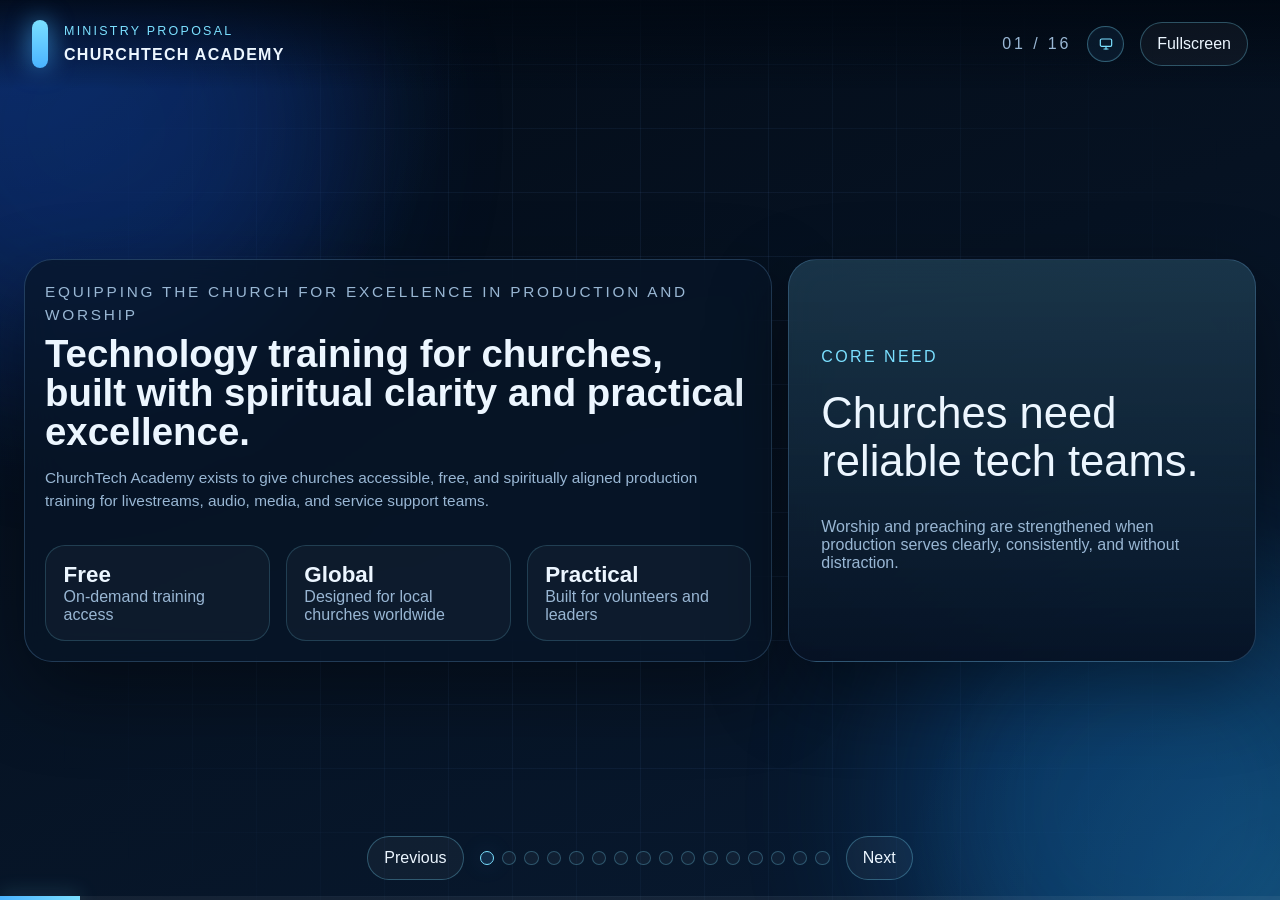
<file: index.html>
<!DOCTYPE html>
<html lang="en">
<head>
  <meta charset="UTF-8">
  <meta name="viewport" content="width=device-width, initial-scale=1.0">
  <title>ChurchTech Academy Presentation</title>
  <link rel="stylesheet" href="styles.css">
</head>
<body>
  <div class="background-grid" aria-hidden="true"></div>
  <div class="background-glow glow-left" aria-hidden="true"></div>
  <div class="background-glow glow-right" aria-hidden="true"></div>

  <header class="topbar">
    <div class="brand">
      <span class="brand-mark"></span>
      <div>
        <p class="eyebrow">Ministry Proposal</p>
        <h1>ChurchTech Academy</h1>
      </div>
    </div>
    <div class="topbar-actions">
      <p id="slide-counter" class="counter">01 / 16</p>
      <p id="layout-mode" class="layout-mode mode-desktop" aria-live="polite" aria-label="Desktop slides mode">
        <span class="layout-mode-icon" aria-hidden="true">
          <svg class="layout-mode-svg layout-mode-svg-desktop" viewBox="0 0 24 24" focusable="false">
            <rect x="3.5" y="4.5" width="17" height="11" rx="2"></rect>
            <path d="M9 19.5h6"></path>
            <path d="M12 15.5v4"></path>
          </svg>
          <svg class="layout-mode-svg layout-mode-svg-mobile" viewBox="0 0 24 24" focusable="false">
            <rect x="7" y="2.5" width="10" height="19" rx="2.5"></rect>
            <path d="M10.5 5.5h3"></path>
            <circle cx="12" cy="18.25" r="0.8"></circle>
          </svg>
        </span>
        <span class="sr-only">Desktop slides mode</span>
      </p>
      <button id="fullscreen-button" class="ghost-button" type="button">Fullscreen</button>
    </div>
  </header>

  <nav id="mobile-outline" class="mobile-outline" aria-label="Mobile section navigation"></nav>

  <main id="presentation" class="presentation">
    <section class="slide active" data-title="Opening">
      <div class="slide-shell hero">
        <div class="panel">
          <p class="eyebrow">Equipping The Church For Excellence In Production And Worship</p>
          <h2>Technology training for churches, built with spiritual clarity and practical excellence.</h2>
          <p class="lead">
            ChurchTech Academy exists to give churches accessible, free, and spiritually aligned production training
            for livestreams, audio, media, and service support teams.
          </p>
          <div class="hero-stats">
            <article>
              <strong>Free</strong>
              <span>On-demand training access</span>
            </article>
            <article>
              <strong>Global</strong>
              <span>Designed for local churches worldwide</span>
            </article>
            <article>
              <strong>Practical</strong>
              <span>Built for volunteers and leaders</span>
            </article>
          </div>
        </div>
        <aside class="signal-card">
          <p class="signal-label">Core Need</p>
          <p class="signal-number">Churches need reliable tech teams.</p>
          <p class="signal-copy">
            Worship and preaching are strengthened when production serves clearly, consistently, and without distraction.
          </p>
        </aside>
      </div>
    </section>

    <section class="slide slide-dense" data-title="Vision">
      <div class="slide-shell two-column">
        <article class="panel vision-panel">
          <p class="eyebrow">Vision</p>
          <h2>Equip the global church for excellence in production and worship.</h2>
          <p>
            The goal is lasting impact in local congregations and across the broader Kingdom by helping churches build
            stronger, more dependable ministry systems.
          </p>
          <div class="vision-diagram" aria-hidden="true">
            <div class="diagram-grid"></div>
            <div class="diagram-connector connector-a"></div>
            <div class="diagram-connector connector-b"></div>
            <div class="diagram-ring ring-a"></div>
            <div class="diagram-ring ring-b"></div>
            <div class="diagram-ring ring-c"></div>
            <div class="diagram-circle circle-a">
              <span>Train</span>
            </div>
            <div class="diagram-circle circle-b">
              <span>Strengthen</span>
            </div>
            <div class="diagram-circle circle-c">
              <span>Reach</span>
            </div>
          </div>
        </article>
        <article class="panel accent-panel">
          <p class="eyebrow">Mission</p>
          <h2>Empower churches worldwide with accessible and spiritually aligned production training.</h2>
          <p>
            This ministry lowers the barrier for churches that cannot afford conferences, consultants, or formal
            production programs.
          </p>
        </article>
      </div>
    </section>

    <section class="slide" data-title="Prayer">
      <div class="slide-shell">
        <article class="panel wide-panel">
          <p class="eyebrow">Prayer Foundation</p>
          <h2>Prayer guides the ministry before strategy does.</h2>
          <p class="lead">
            We pray for clear direction and practical wisdom to equip churches worldwide with training that is
            accessible, free, and spiritually aligned.
          </p>
          <div class="quote-box">
            <p>
              Prayer is the foundation that shows what to do, when to do it, and how to do it with excellence and the
              right heart.
            </p>
          </div>
          <p>
            The desired outcome is real ministry impact: stronger worship environments, more capable teams, and greater
            order, competence, and spiritual sensitivity in local churches.
          </p>
        </article>
      </div>
    </section>

    <section class="slide" data-title="Values">
      <div class="slide-shell">
        <div class="section-heading">
          <p class="eyebrow">Core Values</p>
          <h2>The operating values behind ChurchTech Academy</h2>
        </div>
        <div class="card-grid">
          <article class="info-card">
            <h3>Accessibility</h3>
            <p>Free, on-demand resources that remove barriers to learning.</p>
          </article>
          <article class="info-card">
            <h3>Excellence</h3>
            <p>Technical depth that helps churches serve with clarity and reliability.</p>
          </article>
          <article class="info-card">
            <h3>Empowerment</h3>
            <p>Volunteers and leaders are trained to serve confidently.</p>
          </article>
          <article class="info-card">
            <h3>Kingdom Impact</h3>
            <p>Technology and media are used to expand the reach of the Gospel.</p>
          </article>
        </div>
      </div>
    </section>

    <section class="slide" data-title="Biblical Foundation">
      <div class="slide-shell">
        <div class="section-heading">
          <p class="eyebrow">Biblical Principles</p>
          <h2>Why this ministry matters spiritually, not only technically</h2>
        </div>
        <div class="principles-list">
          <article class="principle-card">
            <h3>Stewardship</h3>
            <p>Technology should serve worship faithfully, with wisdom, clarity, and integrity.</p>
            <span>1 Peter 4:10-11</span>
          </article>
          <article class="principle-card">
            <h3>Order That Serves Edification</h3>
            <p>Production should build people up by reducing confusion and increasing clarity.</p>
            <span>1 Corinthians 14:26</span>
          </article>
          <article class="principle-card">
            <h3>Equipping The Saints</h3>
            <p>Training multiplies ministry because leaders equip people to serve effectively.</p>
            <span>Ephesians 4:11-13</span>
          </article>
          <article class="principle-card">
            <h3>Excellence With Humility</h3>
            <p>Skill matters, but servant leadership and character stay central.</p>
            <span>Philippians 2:3-4</span>
          </article>
        </div>
      </div>
    </section>

    <section class="slide" data-title="Need">
      <div class="slide-shell">
        <div class="section-heading">
          <p class="eyebrow">External Environmental Scan</p>
          <h2>Different church sizes share the same problem: production training gaps</h2>
        </div>
        <div class="three-column">
          <article class="info-card">
            <h3>Small Churches</h3>
            <p>Volunteers often lead with little training, limited time, and minimal budget.</p>
            <ul>
              <li>Step-by-step onboarding is critical</li>
              <li>Repeatable systems matter</li>
              <li>Paid training is often out of reach</li>
            </ul>
          </article>
          <article class="info-card">
            <h3>Medium Churches</h3>
            <p>Infrastructure exists, but volunteer consistency and technical depth are uneven.</p>
            <ul>
              <li>Teams need scalable training</li>
              <li>Livestream quality matters</li>
              <li>Audio clarity and reliability are essential</li>
            </ul>
          </article>
          <article class="info-card">
            <h3>Large Churches</h3>
            <p>Staff may exist, but volunteer onboarding and standardization are ongoing needs.</p>
            <ul>
              <li>Role-based pathways help</li>
              <li>Libraries and benchmarks improve quality</li>
              <li>Strong churches can influence others</li>
            </ul>
          </article>
        </div>
      </div>
    </section>

    <section class="slide" data-title="Reach">
      <div class="slide-shell two-column">
        <article class="panel reach-panel">
          <p class="eyebrow">Scope And Reach</p>
          <h2>A large ministry opportunity already exists.</h2>
          <div class="metrics">
            <div>
              <strong>1,500+</strong>
              <span>churches in Dallas County</span>
            </div>
            <div>
              <strong>22,000-30,000</strong>
              <span>churches in Texas</span>
            </div>
            <div>
              <strong>357,000</strong>
              <span>congregations in the United States</span>
            </div>
            <div>
              <strong>Massive</strong>
              <span>growth potential across Latin America</span>
            </div>
          </div>
          <div class="reach-visual" aria-hidden="true">
            <div class="reach-grid"></div>
            <div class="reach-pulse pulse-dallas"></div>
            <div class="reach-pulse pulse-texas"></div>
            <div class="reach-pulse pulse-us"></div>
            <div class="reach-pulse pulse-latam"></div>
            <div class="reach-link link-dallas-texas"></div>
            <div class="reach-link link-texas-us"></div>
            <div class="reach-link link-us-latam"></div>
            <div class="reach-node node-dallas">
              <span>Dallas</span>
            </div>
            <div class="reach-node node-texas">
              <span>Texas</span>
            </div>
            <div class="reach-node node-us">
              <span>U.S.</span>
            </div>
            <div class="reach-node node-latam">
              <span>LatAm</span>
            </div>
          </div>
        </article>
        <article class="panel">
          <p class="eyebrow">Internal Team Advantage</p>
          <h2>The founding team already carries useful ministry context.</h2>
          <ul class="detail-list">
            <li>Age range: mid 20s to mid 30s</li>
            <li>College-level experience or strong workforce background</li>
            <li>Ministry-based relationships and operational access</li>
            <li>Brazilian and American cultural fluency for broader reach</li>
          </ul>
        </article>
      </div>
    </section>

    <section class="slide slide-dense" data-title="Goals">
      <div class="slide-shell">
        <div class="section-heading">
          <p class="eyebrow">Goals</p>
          <h2>Goals that shape the ministry platform and its long-term impact</h2>
        </div>
        <div class="goals-grid">
          <article class="info-card goal-card">
            <span class="card-index">Goal 1</span>
            <h3>Accessibility</h3>
            <p>Provide free, on-demand training churches of any size can access and apply quickly.</p>
          </article>
          <article class="info-card goal-card">
            <span class="card-index">Goal 2</span>
            <h3>Excellence</h3>
            <p>Strengthen clarity, reliability, and service readiness through practical ministry training.</p>
          </article>
          <article class="info-card goal-card">
            <span class="card-index">Goal 3</span>
            <h3>Empowerment</h3>
            <p>Equip volunteers and leaders with clear pathways that build confidence and consistency.</p>
          </article>
          <article class="info-card goal-card">
            <span class="card-index">Goal 4</span>
            <h3>Kingdom Impact</h3>
            <p>Help churches use media and technology effectively in worship and digital outreach.</p>
          </article>
          <article class="info-card goal-card goal-card-wide">
            <span class="card-index">Goal 5</span>
            <h3>Prayer</h3>
            <p>Keep the ministry guided by prayer so excellence stays spiritually aligned.</p>
          </article>
        </div>
      </div>
    </section>

    <section class="slide" data-title="Objectives">
      <div class="slide-shell">
        <div class="section-heading">
          <p class="eyebrow">Objectives</p>
          <h2>Key objectives that turn the vision into an actionable training system</h2>
        </div>
        <div class="objectives-grid">
          <article class="principle-card objective-card">
            <span class="card-index">Accessibility</span>
            <h3>Lower entry barriers</h3>
            <ul class="objective-list">
              <li>Publish a simple volunteer onboarding pathway and clear start-here map</li>
              <li>Expand access through Portuguese support and a future Spanish rollout</li>
            </ul>
          </article>
          <article class="principle-card objective-card">
            <span class="card-index">Excellence</span>
            <h3>Build strong platform quality</h3>
            <ul class="objective-list">
              <li>Organize topic-based learning tracks with progressive levels</li>
              <li>Use case studies, review standards, and progress tools to improve readiness</li>
            </ul>
          </article>
          <article class="principle-card objective-card">
            <span class="card-index">Empowerment</span>
            <h3>Train people to grow and lead</h3>
            <ul class="objective-list">
              <li>Create role-based pathways, checklists, and standard ministry processes</li>
              <li>Support confidence, retention, mentoring, and milestone tracking</li>
            </ul>
          </article>
          <article class="principle-card objective-card">
            <span class="card-index">Kingdom Impact</span>
            <h3>Strengthen Gospel communication</h3>
            <ul class="objective-list">
              <li>Equip volunteers in audio, video, lighting, and broadcast production</li>
              <li>Improve livestreams, digital outreach, and access for smaller churches</li>
            </ul>
          </article>
          <article class="principle-card objective-card">
            <span class="card-index">Prayer</span>
            <h3>Protect spiritual alignment</h3>
            <ul class="objective-list">
              <li>Build a prayer culture with pastoral care and regular team gatherings</li>
              <li>Cover students and leaders in prayer as they begin and continue training</li>
            </ul>
          </article>
        </div>
      </div>
    </section>

    <section class="slide slide-dense" data-title="Programs">
      <div class="slide-shell">
        <div class="section-heading">
          <p class="eyebrow">Programs And Curricula</p>
          <h2>A practical ministry curriculum built for real church production environments</h2>
        </div>
        <div class="program-grid">
          <article class="info-card program-card">
            <span class="card-index">Core Area</span>
            <h3>Audio</h3>
            <p>Mixing, clarity, troubleshooting, and Sunday-ready fundamentals for volunteers and teams.</p>
          </article>
          <article class="info-card program-card">
            <span class="card-index">Core Area</span>
            <h3>Video And Broadcast</h3>
            <p>Camera, switching, streaming, and broadcast flow built around clear Gospel communication.</p>
          </article>
          <article class="info-card program-card">
            <span class="card-index">Core Area</span>
            <h3>Lighting</h3>
            <p>Lighting choices that support worship atmosphere, visibility, and technical consistency.</p>
          </article>
          <article class="info-card program-card">
            <span class="card-index">Core Area</span>
            <h3>Worship Ministry</h3>
            <p>Worship leading and ministry support shaped by spiritual sensitivity and service-minded excellence.</p>
          </article>
          <article class="info-card program-card program-card-wide">
            <span class="card-index">Core Area</span>
            <h3>Leadership And Team Management</h3>
            <p>Training for ministry leaders who build teams, organize volunteers, protect culture, and strengthen healthy ministry systems.</p>
          </article>
        </div>
      </div>
    </section>

    <section class="slide" data-title="Training Pathways">
      <div class="slide-shell">
        <div class="section-heading">
          <p class="eyebrow">Programs And Curricula</p>
          <h2>Training pathways make the curriculum accessible, progressive, and easy to lead</h2>
        </div>
        <div class="curriculum-layout">
          <article class="panel levels-panel">
            <p class="eyebrow">Training Levels</p>
            <div class="level-stack">
              <div class="level-item">
                <strong>Beginner</strong>
                <span>First-time volunteers and entry-level service roles.</span>
              </div>
              <div class="level-item">
                <strong>Intermediate</strong>
                <span>Developing volunteers building stronger habits and consistency.</span>
              </div>
              <div class="level-item">
                <strong>Advanced</strong>
                <span>Main-service team members carrying greater weekly responsibility.</span>
              </div>
              <div class="level-item">
                <strong>Team Leader</strong>
                <span>Department leaders who train teams, organize volunteers, and oversee ministry areas.</span>
              </div>
            </div>
          </article>
          <article class="panel support-panel">
            <p class="eyebrow">Supporting Programs</p>
            <h3>Live discussion and Q&amp;A support the curriculum with ongoing ministry interaction.</h3>
            <ul class="detail-list support-list">
              <li>Live discussion and Q&amp;A livestream sessions</li>
              <li>Interactive follow-up for ministry-specific questions</li>
              <li>Real-time engagement around practical church production needs</li>
            </ul>
          </article>
        </div>
      </div>
    </section>

    <section class="slide slide-guardrail" data-title="Method & Material">
      <div class="slide-shell">
        <div class="section-heading">
          <p class="eyebrow">Method And Material</p>
          <h2>How the training is taught and delivered for real ministry teams.</h2>
        </div>
        <div class="methods-materials-layout">
          <article class="panel">
            <p class="eyebrow">Teaching Methods</p>
            <div class="method-stack">
              <article class="info-card method-card">
                <span class="card-index">Method 1</span>
                <h3>Lecture And Demonstration</h3>
                <p>Core concepts are taught clearly while gear, software, and workflows are shown in action.</p>
              </article>
              <article class="info-card method-card">
                <span class="card-index">Method 2</span>
                <h3>Video-Based Instruction</h3>
                <p>Short visual lessons let learners review key workflows repeatedly at their own pace.</p>
              </article>
              <article class="info-card method-card">
                <span class="card-index">Method 3</span>
                <h3>Discussion And Q&amp;A</h3>
                <p>Interactive sessions help teams process ministry-specific problems and apply ideas in context.</p>
              </article>
            </div>
          </article>
          <article class="panel">
            <p class="eyebrow">Materials And Facilities</p>
            <h3 class="support-heading">A lightweight but real ministry production setup supports the training model.</h3>
            <ul class="detail-list resource-list">
              <li>Production equipment: cameras, microphones, switcher or console access, lighting examples, and related church tech gear</li>
              <li>Teaching equipment: laptop, presentation display, internet access, microphones, and slide support</li>
              <li>Course materials: lesson outlines, handouts, note sheets, checklists, pathways, and completion certificates</li>
              <li>Facilities: recording space, editing workspace, and access to real church environments for demonstrations</li>
              <li>Platform materials: hosting, course pages, logins, multilingual assets, and communication systems</li>
            </ul>
          </article>
        </div>
      </div>
    </section>

    <section class="slide slide-guardrail" data-title="Organization">
      <div class="slide-shell">
        <div class="section-heading">
          <p class="eyebrow">Organization And Administration</p>
          <h2>Reporting structure that keeps the ministry aligned and scalable.</h2>
        </div>
        <div class="organization-layout">
          <article class="panel org-chart-panel">
            <p class="eyebrow">Organizational Flow</p>
            <div class="org-chart-frame org-chart-frame-prototype">
              <div class="org-visual" aria-hidden="true">
                <div class="org-grid"></div>
                <div class="org-link org-link-vertical-top"></div>
                <div class="org-link org-link-horizontal-mid"></div>
                <div class="org-link org-link-vertical-mid"></div>
                <div class="org-link org-link-horizontal-bottom"></div>
                <div class="org-link org-link-left-down"></div>
                <div class="org-link org-link-center-down"></div>
                <div class="org-link org-link-right-down"></div>

                <div class="org-node org-node-director">
                  <span>Founding Director</span>
                </div>
                <div class="org-node org-node-admin">
                  <span>Operations Administrator</span>
                </div>
                <div class="org-node org-node-production">
                  <span>Production Team</span>
                </div>
                <div class="org-node org-node-partnerships">
                  <span>Church Partnerships and Marketing</span>
                </div>
                <div class="org-node org-node-support">
                  <span>Volunteer / Support Roles</span>
                </div>
              </div>
            </div>
          </article>
          <article class="panel">
            <p class="eyebrow">Key Roles</p>
            <div class="position-stack">
              <article class="position-item">
                <h3>Founding Director</h3>
                <p>Guards mission, vision, and biblical alignment while guiding major ministry and business decisions.</p>
              </article>
              <article class="position-item">
                <h3>Operations Administrator</h3>
                <p>Leads day-to-day coordination, scheduling, platform systems, and communication workflows.</p>
              </article>
              <article class="position-item">
                <h3>Production Team</h3>
                <p>Handles filming, editing, graphics, audio quality, and lesson delivery standards.</p>
              </article>
              <article class="position-item">
                <h3>Church Partnerships And Marketing</h3>
                <p>Builds church relationships, supports promotion, and gathers market feedback.</p>
              </article>
              <article class="position-item">
                <h3>Volunteer / Support Roles</h3>
                <p>Assists with logistics, translation support, moderation, communication, and event help.</p>
              </article>
            </div>
          </article>
        </div>
      </div>
    </section>

    <section class="slide slide-guardrail" data-title="Evaluation">
      <div class="slide-shell">
        <div class="section-heading">
          <p class="eyebrow">Evaluation</p>
          <h2>Evaluation that keeps the platform aligned, effective, and healthy.</h2>
        </div>
        <div class="evaluation-layout">
          <article class="panel evaluation-timeline-panel">
            <p class="eyebrow">Review Cadence</p>
            <h3 class="support-heading">Evaluation begins after the pilot phase and first course releases generate usable feedback.</h3>
            <div class="evaluation-timeline">
              <article class="evaluation-item">
                <span class="card-index">Weekly</span>
                <p>Informal internal review of production quality, content progress, and workflow bottlenecks.</p>
              </article>
              <article class="evaluation-item">
                <span class="card-index">Monthly</span>
                <p>Review participant engagement, lesson completion, church feedback, and platform performance.</p>
              </article>
              <article class="evaluation-item">
                <span class="card-index">Quarterly</span>
                <p>Formal review of course effectiveness, strategic goals, and ministry impact.</p>
              </article>
              <article class="evaluation-item">
                <span class="card-index">Annually</span>
                <p>High-level review of mission alignment, funding sustainability, curriculum growth, and expansion priorities.</p>
              </article>
            </div>
          </article>
          <article class="panel evaluation-details-panel">
            <p class="eyebrow">Tools And Accountability</p>
            <div class="evaluation-stack">
              <article class="info-card evaluation-card">
                <span class="card-index">Evaluation Tools</span>
                <ul class="detail-list evaluation-list">
                  <li>Feedback forms and course completion data</li>
                  <li>Watch time, retention, and engagement metrics</li>
                  <li>Church partner interviews and team review meetings</li>
                  <li>Support, operating cost, and funding reports</li>
                </ul>
              </article>
              <article class="info-card evaluation-card">
                <span class="card-index">Who Is Involved</span>
                <p>Executive and operations leadership, curriculum and content leaders, selected instructors, and participating churches or users who provide direct feedback.</p>
              </article>
              <article class="info-card evaluation-card">
                <span class="card-index">What The Review Must Answer</span>
                <ul class="detail-list evaluation-list">
                  <li>Are lessons biblically aligned and spiritually healthy?</li>
                  <li>Are courses clear, practical, and being applied in ministry settings?</li>
                  <li>Which programs create the strongest impact, and what should improve next?</li>
                </ul>
              </article>
            </div>
          </article>
        </div>
      </div>
    </section>

    <section class="slide slide-guardrail" data-title="Revised Needs">
      <div class="slide-shell">
        <div class="section-heading">
          <p class="eyebrow">Revised Needs</p>
          <h2>Evaluation should lead to wise revision, not just observation.</h2>
        </div>
        <div class="revised-needs-layout">
          <article class="panel revision-panel">
            <p class="eyebrow">How Revision Works</p>
            <h3 class="support-heading">ChurchTech Academy should revise curriculum, systems, staffing, and delivery methods whenever evaluation reveals a better way to serve churches.</h3>
            <div class="revision-flow">
              <article class="revision-step">
                <span class="card-index">1. Detect</span>
                <p>Use feedback, completion data, and ministry outcomes to identify what is helping churches most and where learners are getting stuck.</p>
              </article>
              <article class="revision-step">
                <span class="card-index">2. Respond</span>
                <p>Adjust course structure, support resources, staffing, or language access instead of leaving known friction points unresolved.</p>
              </article>
              <article class="revision-step">
                <span class="card-index">3. Strengthen</span>
                <p>Let each revision improve clarity, accessibility, and real ministry usefulness for the next round of churches.</p>
              </article>
            </div>
          </article>
          <article class="panel revision-examples-panel">
            <p class="eyebrow">Hypothetical Examples</p>
            <div class="revision-example-stack">
              <article class="info-card revision-example-card">
                <span class="card-index">Example 1</span>
                <h3>Course Format Revision</h3>
                <p>If smaller churches finish beginner audio and livestream lessons but stall in long leadership modules, the ministry could split those modules into shorter tracks, add team discussion guides, and create a simpler onboarding path for new volunteers.</p>
              </article>
              <article class="info-card revision-example-card">
                <span class="card-index">Example 2</span>
                <h3>Multilingual Expansion</h3>
                <p>If Latin American demand grows faster than expected, ChurchTech Academy could move Portuguese and Spanish dubbing earlier, expand translation capacity, and add instructors who can serve those churches directly.</p>
              </article>
            </div>
          </article>
        </div>
      </div>
    </section>

    <section class="slide" data-title="Closing">
      <div class="slide-shell closing">
        <article class="panel wide-panel">
          <p class="eyebrow">Proposal Summary</p>
          <h2>ChurchTech Academy helps churches serve with excellence, order, and spiritual sensitivity.</h2>
          <p class="lead">
            This is more than a tech project. It is a ministry training platform designed to strengthen worship,
            improve communication, and equip volunteers to serve the church with confidence.
          </p>
          <div class="closing-points">
            <span>Free and accessible</span>
            <span>Biblically grounded</span>
            <span>Scalable for churches of all sizes</span>
            <span>Practical for real ministry teams</span>
          </div>
          <p class="closing-line">ChurchTech Academy: training the people behind the service so the message stays clear.</p>
        </article>
      </div>
    </section>
  </main>

  <nav class="controls" aria-label="Presentation controls">
    <button id="prev-button" type="button">Previous</button>
    <div id="dot-nav" class="dot-nav" aria-label="Slide selection"></div>
    <button id="next-button" type="button">Next</button>
  </nav>

  <div class="progress-track" aria-hidden="true">
    <div id="progress-bar" class="progress-bar"></div>
  </div>

  <script src="script.js"></script>
</body>
</html>
</file>
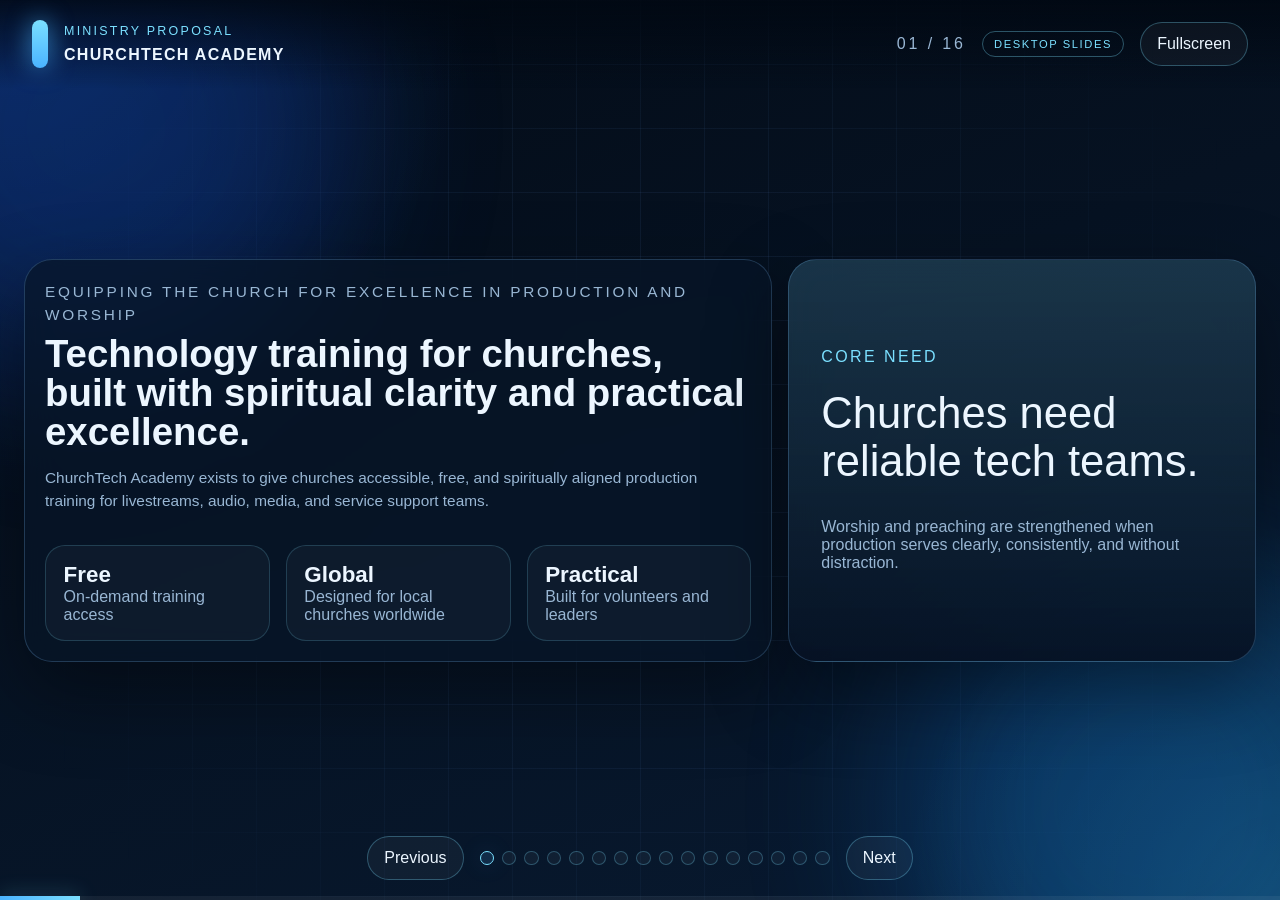
<file: prototypes/option2/index.html>
<!DOCTYPE html>
<html lang="en">
<head>
  <meta charset="UTF-8">
  <meta name="viewport" content="width=device-width, initial-scale=1.0">
  <title>ChurchTech Academy Presentation</title>
  <link rel="stylesheet" href="styles.css">
</head>
<body>
  <div class="background-grid" aria-hidden="true"></div>
  <div class="background-glow glow-left" aria-hidden="true"></div>
  <div class="background-glow glow-right" aria-hidden="true"></div>

  <header class="topbar">
    <div class="brand">
      <span class="brand-mark"></span>
      <div>
        <p class="eyebrow">Ministry Proposal</p>
        <h1>ChurchTech Academy</h1>
      </div>
    </div>
    <div class="topbar-actions">
      <p id="slide-counter" class="counter">01 / 16</p>
      <p id="layout-mode" class="layout-mode" aria-live="polite">Desktop Slides</p>
      <button id="fullscreen-button" class="ghost-button" type="button">Fullscreen</button>
    </div>
  </header>

  <nav id="mobile-outline" class="mobile-outline" aria-label="Mobile section navigation"></nav>

  <main id="presentation" class="presentation">
    <section class="slide active" data-title="Opening">
      <div class="slide-shell hero">
        <div class="panel">
          <p class="eyebrow">Equipping The Church For Excellence In Production And Worship</p>
          <h2>Technology training for churches, built with spiritual clarity and practical excellence.</h2>
          <p class="lead">
            ChurchTech Academy exists to give churches accessible, free, and spiritually aligned production training
            for livestreams, audio, media, and service support teams.
          </p>
          <div class="hero-stats">
            <article>
              <strong>Free</strong>
              <span>On-demand training access</span>
            </article>
            <article>
              <strong>Global</strong>
              <span>Designed for local churches worldwide</span>
            </article>
            <article>
              <strong>Practical</strong>
              <span>Built for volunteers and leaders</span>
            </article>
          </div>
        </div>
        <aside class="signal-card">
          <p class="signal-label">Core Need</p>
          <p class="signal-number">Churches need reliable tech teams.</p>
          <p class="signal-copy">
            Worship and preaching are strengthened when production serves clearly, consistently, and without distraction.
          </p>
        </aside>
      </div>
    </section>

    <section class="slide slide-dense" data-title="Vision">
      <div class="slide-shell two-column">
        <article class="panel vision-panel">
          <p class="eyebrow">Vision</p>
          <h2>Equip the global church for excellence in production and worship.</h2>
          <p>
            The goal is lasting impact in local congregations and across the broader Kingdom by helping churches build
            stronger, more dependable ministry systems.
          </p>
          <div class="vision-diagram" aria-hidden="true">
            <div class="diagram-grid"></div>
            <div class="diagram-connector connector-a"></div>
            <div class="diagram-connector connector-b"></div>
            <div class="diagram-ring ring-a"></div>
            <div class="diagram-ring ring-b"></div>
            <div class="diagram-ring ring-c"></div>
            <div class="diagram-circle circle-a">
              <span>Train</span>
            </div>
            <div class="diagram-circle circle-b">
              <span>Strengthen</span>
            </div>
            <div class="diagram-circle circle-c">
              <span>Reach</span>
            </div>
          </div>
        </article>
        <article class="panel accent-panel">
          <p class="eyebrow">Mission</p>
          <h2>Empower churches worldwide with accessible and spiritually aligned production training.</h2>
          <p>
            This ministry lowers the barrier for churches that cannot afford conferences, consultants, or formal
            production programs.
          </p>
        </article>
      </div>
    </section>

    <section class="slide" data-title="Prayer">
      <div class="slide-shell">
        <article class="panel wide-panel">
          <p class="eyebrow">Prayer Foundation</p>
          <h2>Prayer guides the ministry before strategy does.</h2>
          <p class="lead">
            We pray for clear direction and practical wisdom to equip churches worldwide with training that is
            accessible, free, and spiritually aligned.
          </p>
          <div class="quote-box">
            <p>
              Prayer is the foundation that shows what to do, when to do it, and how to do it with excellence and the
              right heart.
            </p>
          </div>
          <p>
            The desired outcome is real ministry impact: stronger worship environments, more capable teams, and greater
            order, competence, and spiritual sensitivity in local churches.
          </p>
        </article>
      </div>
    </section>

    <section class="slide" data-title="Values">
      <div class="slide-shell">
        <div class="section-heading">
          <p class="eyebrow">Core Values</p>
          <h2>The operating values behind ChurchTech Academy</h2>
        </div>
        <div class="card-grid">
          <article class="info-card">
            <h3>Accessibility</h3>
            <p>Free, on-demand resources that remove barriers to learning.</p>
          </article>
          <article class="info-card">
            <h3>Excellence</h3>
            <p>Technical depth that helps churches serve with clarity and reliability.</p>
          </article>
          <article class="info-card">
            <h3>Empowerment</h3>
            <p>Volunteers and leaders are trained to serve confidently.</p>
          </article>
          <article class="info-card">
            <h3>Kingdom Impact</h3>
            <p>Technology and media are used to expand the reach of the Gospel.</p>
          </article>
        </div>
      </div>
    </section>

    <section class="slide" data-title="Biblical Foundation">
      <div class="slide-shell">
        <div class="section-heading">
          <p class="eyebrow">Biblical Principles</p>
          <h2>Why this ministry matters spiritually, not only technically</h2>
        </div>
        <div class="principles-list">
          <article class="principle-card">
            <h3>Stewardship</h3>
            <p>Technology should serve worship faithfully, with wisdom, clarity, and integrity.</p>
            <span>1 Peter 4:10-11</span>
          </article>
          <article class="principle-card">
            <h3>Order That Serves Edification</h3>
            <p>Production should build people up by reducing confusion and increasing clarity.</p>
            <span>1 Corinthians 14:26</span>
          </article>
          <article class="principle-card">
            <h3>Equipping The Saints</h3>
            <p>Training multiplies ministry because leaders equip people to serve effectively.</p>
            <span>Ephesians 4:11-13</span>
          </article>
          <article class="principle-card">
            <h3>Excellence With Humility</h3>
            <p>Skill matters, but servant leadership and character stay central.</p>
            <span>Philippians 2:3-4</span>
          </article>
        </div>
      </div>
    </section>

    <section class="slide" data-title="Need">
      <div class="slide-shell">
        <div class="section-heading">
          <p class="eyebrow">External Environmental Scan</p>
          <h2>Different church sizes share the same problem: production training gaps</h2>
        </div>
        <div class="three-column">
          <article class="info-card">
            <h3>Small Churches</h3>
            <p>Volunteers often lead with little training, limited time, and minimal budget.</p>
            <ul>
              <li>Step-by-step onboarding is critical</li>
              <li>Repeatable systems matter</li>
              <li>Paid training is often out of reach</li>
            </ul>
          </article>
          <article class="info-card">
            <h3>Medium Churches</h3>
            <p>Infrastructure exists, but volunteer consistency and technical depth are uneven.</p>
            <ul>
              <li>Teams need scalable training</li>
              <li>Livestream quality matters</li>
              <li>Audio clarity and reliability are essential</li>
            </ul>
          </article>
          <article class="info-card">
            <h3>Large Churches</h3>
            <p>Staff may exist, but volunteer onboarding and standardization are ongoing needs.</p>
            <ul>
              <li>Role-based pathways help</li>
              <li>Libraries and benchmarks improve quality</li>
              <li>Strong churches can influence others</li>
            </ul>
          </article>
        </div>
      </div>
    </section>

    <section class="slide" data-title="Reach">
      <div class="slide-shell two-column">
        <article class="panel reach-panel">
          <p class="eyebrow">Scope And Reach</p>
          <h2>A large ministry opportunity already exists.</h2>
          <div class="metrics">
            <div>
              <strong>1,500+</strong>
              <span>churches in Dallas County</span>
            </div>
            <div>
              <strong>22,000-30,000</strong>
              <span>churches in Texas</span>
            </div>
            <div>
              <strong>357,000</strong>
              <span>congregations in the United States</span>
            </div>
            <div>
              <strong>Massive</strong>
              <span>growth potential across Latin America</span>
            </div>
          </div>
          <div class="reach-visual" aria-hidden="true">
            <div class="reach-grid"></div>
            <div class="reach-pulse pulse-dallas"></div>
            <div class="reach-pulse pulse-texas"></div>
            <div class="reach-pulse pulse-us"></div>
            <div class="reach-pulse pulse-latam"></div>
            <div class="reach-link link-dallas-texas"></div>
            <div class="reach-link link-texas-us"></div>
            <div class="reach-link link-us-latam"></div>
            <div class="reach-node node-dallas">
              <span>Dallas</span>
            </div>
            <div class="reach-node node-texas">
              <span>Texas</span>
            </div>
            <div class="reach-node node-us">
              <span>U.S.</span>
            </div>
            <div class="reach-node node-latam">
              <span>LatAm</span>
            </div>
          </div>
        </article>
        <article class="panel">
          <p class="eyebrow">Internal Team Advantage</p>
          <h2>The founding team already carries useful ministry context.</h2>
          <ul class="detail-list">
            <li>Age range: mid 20s to mid 30s</li>
            <li>College-level experience or strong workforce background</li>
            <li>Ministry-based relationships and operational access</li>
            <li>Brazilian and American cultural fluency for broader reach</li>
          </ul>
        </article>
      </div>
    </section>

    <section class="slide slide-dense" data-title="Goals">
      <div class="slide-shell">
        <div class="section-heading">
          <p class="eyebrow">Goals</p>
          <h2>Goals that shape the ministry platform and its long-term impact</h2>
        </div>
        <div class="goals-grid">
          <article class="info-card goal-card">
            <span class="card-index">Goal 1</span>
            <h3>Accessibility</h3>
            <p>Provide free, on-demand training churches of any size can access and apply quickly.</p>
          </article>
          <article class="info-card goal-card">
            <span class="card-index">Goal 2</span>
            <h3>Excellence</h3>
            <p>Strengthen clarity, reliability, and service readiness through practical ministry training.</p>
          </article>
          <article class="info-card goal-card">
            <span class="card-index">Goal 3</span>
            <h3>Empowerment</h3>
            <p>Equip volunteers and leaders with clear pathways that build confidence and consistency.</p>
          </article>
          <article class="info-card goal-card">
            <span class="card-index">Goal 4</span>
            <h3>Kingdom Impact</h3>
            <p>Help churches use media and technology effectively in worship and digital outreach.</p>
          </article>
          <article class="info-card goal-card goal-card-wide">
            <span class="card-index">Goal 5</span>
            <h3>Prayer</h3>
            <p>Keep the ministry guided by prayer so excellence stays spiritually aligned.</p>
          </article>
        </div>
      </div>
    </section>

    <section class="slide" data-title="Objectives">
      <div class="slide-shell">
        <div class="section-heading">
          <p class="eyebrow">Objectives</p>
          <h2>Key objectives that turn the vision into an actionable training system</h2>
        </div>
        <div class="objectives-grid">
          <article class="principle-card objective-card">
            <span class="card-index">Accessibility</span>
            <h3>Lower entry barriers</h3>
            <ul class="objective-list">
              <li>Publish a simple volunteer onboarding pathway and clear start-here map</li>
              <li>Expand access through Portuguese support and a future Spanish rollout</li>
            </ul>
          </article>
          <article class="principle-card objective-card">
            <span class="card-index">Excellence</span>
            <h3>Build strong platform quality</h3>
            <ul class="objective-list">
              <li>Organize topic-based learning tracks with progressive levels</li>
              <li>Use case studies, review standards, and progress tools to improve readiness</li>
            </ul>
          </article>
          <article class="principle-card objective-card">
            <span class="card-index">Empowerment</span>
            <h3>Train people to grow and lead</h3>
            <ul class="objective-list">
              <li>Create role-based pathways, checklists, and standard ministry processes</li>
              <li>Support confidence, retention, mentoring, and milestone tracking</li>
            </ul>
          </article>
          <article class="principle-card objective-card">
            <span class="card-index">Kingdom Impact</span>
            <h3>Strengthen Gospel communication</h3>
            <ul class="objective-list">
              <li>Equip volunteers in audio, video, lighting, and broadcast production</li>
              <li>Improve livestreams, digital outreach, and access for smaller churches</li>
            </ul>
          </article>
          <article class="principle-card objective-card">
            <span class="card-index">Prayer</span>
            <h3>Protect spiritual alignment</h3>
            <ul class="objective-list">
              <li>Build a prayer culture with pastoral care and regular team gatherings</li>
              <li>Cover students and leaders in prayer as they begin and continue training</li>
            </ul>
          </article>
        </div>
      </div>
    </section>

    <section class="slide slide-dense" data-title="Programs">
      <div class="slide-shell">
        <div class="section-heading">
          <p class="eyebrow">Programs And Curricula</p>
          <h2>A practical ministry curriculum built for real church production environments</h2>
        </div>
        <div class="program-grid">
          <article class="info-card program-card">
            <span class="card-index">Core Area</span>
            <h3>Audio</h3>
            <p>Mixing, clarity, troubleshooting, and Sunday-ready fundamentals for volunteers and teams.</p>
          </article>
          <article class="info-card program-card">
            <span class="card-index">Core Area</span>
            <h3>Video And Broadcast</h3>
            <p>Camera, switching, streaming, and broadcast flow built around clear Gospel communication.</p>
          </article>
          <article class="info-card program-card">
            <span class="card-index">Core Area</span>
            <h3>Lighting</h3>
            <p>Lighting choices that support worship atmosphere, visibility, and technical consistency.</p>
          </article>
          <article class="info-card program-card">
            <span class="card-index">Core Area</span>
            <h3>Worship Ministry</h3>
            <p>Worship leading and ministry support shaped by spiritual sensitivity and service-minded excellence.</p>
          </article>
          <article class="info-card program-card program-card-wide">
            <span class="card-index">Core Area</span>
            <h3>Leadership Development</h3>
            <p>Training for department leaders who build teams, protect culture, and multiply healthy ministry systems.</p>
          </article>
        </div>
      </div>
    </section>

    <section class="slide" data-title="Training Pathways">
      <div class="slide-shell">
        <div class="section-heading">
          <p class="eyebrow">Programs And Curricula</p>
          <h2>Training pathways make the curriculum accessible, progressive, and easy to lead</h2>
        </div>
        <div class="curriculum-layout">
          <article class="panel levels-panel">
            <p class="eyebrow">Training Levels</p>
            <div class="level-stack">
              <div class="level-item">
                <strong>Beginner</strong>
                <span>First-time volunteers and entry-level service roles.</span>
              </div>
              <div class="level-item">
                <strong>Intermediate</strong>
                <span>Developing volunteers building stronger habits and consistency.</span>
              </div>
              <div class="level-item">
                <strong>Advanced</strong>
                <span>Main-service team members carrying greater weekly responsibility.</span>
              </div>
              <div class="level-item">
                <strong>Leadership</strong>
                <span>Department leaders who train teams and oversee ministry areas.</span>
              </div>
            </div>
          </article>
          <article class="panel support-panel">
            <p class="eyebrow">Supporting Programs</p>
            <h3>Live discussion and Q&amp;A support the curriculum with ongoing ministry interaction.</h3>
            <ul class="detail-list support-list">
              <li>Live discussion and Q&amp;A livestream sessions</li>
              <li>Interactive follow-up for ministry-specific questions</li>
              <li>Real-time engagement around practical church production needs</li>
            </ul>
          </article>
        </div>
      </div>
    </section>

    <section class="slide slide-guardrail" data-title="Method & Material">
      <div class="slide-shell">
        <div class="section-heading">
          <p class="eyebrow">Method And Material</p>
          <h2>How the training is taught and delivered for real ministry teams.</h2>
        </div>
        <div class="methods-materials-layout">
          <article class="panel">
            <p class="eyebrow">Teaching Methods</p>
            <div class="method-stack">
              <article class="info-card method-card">
                <span class="card-index">Method 1</span>
                <h3>Lecture And Demonstration</h3>
                <p>Core concepts are taught clearly while gear, software, and workflows are shown in action.</p>
              </article>
              <article class="info-card method-card">
                <span class="card-index">Method 2</span>
                <h3>Video-Based Instruction</h3>
                <p>Short visual lessons let learners review key workflows repeatedly at their own pace.</p>
              </article>
              <article class="info-card method-card">
                <span class="card-index">Method 3</span>
                <h3>Discussion And Q&amp;A</h3>
                <p>Interactive sessions help teams process ministry-specific problems and apply ideas in context.</p>
              </article>
            </div>
          </article>
          <article class="panel">
            <p class="eyebrow">Materials And Facilities</p>
            <h3 class="support-heading">A lightweight but real ministry production setup supports the training model.</h3>
            <ul class="detail-list resource-list">
              <li>Production equipment: cameras, microphones, switcher or console access, lighting examples, and related church tech gear</li>
              <li>Teaching equipment: laptop, presentation display, internet access, microphones, and slide support</li>
              <li>Course materials: lesson outlines, handouts, note sheets, checklists, pathways, and completion certificates</li>
              <li>Facilities: recording space, editing workspace, and access to real church environments for demonstrations</li>
              <li>Platform materials: hosting, course pages, logins, multilingual assets, and communication systems</li>
            </ul>
          </article>
        </div>
      </div>
    </section>

    <section class="slide slide-guardrail" data-title="Organization">
      <div class="slide-shell">
        <div class="section-heading">
          <p class="eyebrow">Organization And Administration</p>
          <h2>Reporting structure that keeps the ministry aligned and scalable.</h2>
        </div>
        <div class="organization-layout">
          <article class="panel org-chart-panel">
            <p class="eyebrow">Organizational Flow</p>
            <div class="org-chart-frame org-chart-frame-prototype">
              <div class="org-visual" aria-hidden="true">
                <div class="org-grid"></div>
                <div class="org-link org-link-vertical-top"></div>
                <div class="org-link org-link-horizontal-mid"></div>
                <div class="org-link org-link-vertical-mid"></div>
                <div class="org-link org-link-horizontal-bottom"></div>
                <div class="org-link org-link-left-down"></div>
                <div class="org-link org-link-center-down"></div>
                <div class="org-link org-link-right-down"></div>

                <div class="org-node org-node-director">
                  <span>Founding Director</span>
                </div>
                <div class="org-node org-node-admin">
                  <span>Operations Administrator</span>
                </div>
                <div class="org-node org-node-production">
                  <span>Production Team</span>
                </div>
                <div class="org-node org-node-partnerships">
                  <span>Church Partnerships and Marketing</span>
                </div>
                <div class="org-node org-node-support">
                  <span>Volunteer / Support Roles</span>
                </div>
              </div>
            </div>
          </article>
          <article class="panel">
            <p class="eyebrow">Key Roles</p>
            <div class="position-stack">
              <article class="position-item">
                <h3>Founding Director</h3>
                <p>Guards mission, vision, and biblical alignment while guiding major ministry and business decisions.</p>
              </article>
              <article class="position-item">
                <h3>Operations Administrator</h3>
                <p>Leads day-to-day coordination, scheduling, platform systems, and communication workflows.</p>
              </article>
              <article class="position-item">
                <h3>Production Team</h3>
                <p>Handles filming, editing, graphics, audio quality, and lesson delivery standards.</p>
              </article>
              <article class="position-item">
                <h3>Church Partnerships And Marketing</h3>
                <p>Builds church relationships, supports promotion, and gathers market feedback.</p>
              </article>
              <article class="position-item">
                <h3>Volunteer / Support Roles</h3>
                <p>Assists with logistics, translation support, moderation, communication, and event help.</p>
              </article>
            </div>
          </article>
        </div>
      </div>
    </section>

    <section class="slide slide-guardrail" data-title="Evaluation">
      <div class="slide-shell">
        <div class="section-heading">
          <p class="eyebrow">Evaluation</p>
          <h2>Evaluation that keeps the platform aligned, effective, and healthy.</h2>
        </div>
        <div class="evaluation-layout">
          <article class="panel evaluation-timeline-panel">
            <p class="eyebrow">Review Cadence</p>
            <h3 class="support-heading">Evaluation begins after the pilot phase and first course releases generate usable feedback.</h3>
            <div class="evaluation-timeline">
              <article class="evaluation-item">
                <span class="card-index">Weekly</span>
                <p>Informal internal review of production quality, content progress, and workflow bottlenecks.</p>
              </article>
              <article class="evaluation-item">
                <span class="card-index">Monthly</span>
                <p>Review participant engagement, lesson completion, church feedback, and platform performance.</p>
              </article>
              <article class="evaluation-item">
                <span class="card-index">Quarterly</span>
                <p>Formal review of course effectiveness, strategic goals, and ministry impact.</p>
              </article>
              <article class="evaluation-item">
                <span class="card-index">Annually</span>
                <p>High-level review of mission alignment, funding sustainability, curriculum growth, and expansion priorities.</p>
              </article>
            </div>
          </article>
          <article class="panel evaluation-details-panel">
            <p class="eyebrow">Tools And Accountability</p>
            <div class="evaluation-stack">
              <article class="info-card evaluation-card">
                <span class="card-index">Evaluation Tools</span>
                <ul class="detail-list evaluation-list">
                  <li>Feedback forms and course completion data</li>
                  <li>Watch time, retention, and engagement metrics</li>
                  <li>Church partner interviews and team review meetings</li>
                  <li>Support, operating cost, and funding reports</li>
                </ul>
              </article>
              <article class="info-card evaluation-card">
                <span class="card-index">Who Is Involved</span>
                <p>Executive and operations leadership, curriculum and content leaders, selected instructors, and participating churches or users who provide direct feedback.</p>
              </article>
              <article class="info-card evaluation-card">
                <span class="card-index">What The Review Must Answer</span>
                <ul class="detail-list evaluation-list">
                  <li>Are lessons biblically aligned and spiritually healthy?</li>
                  <li>Are courses clear, practical, and being applied in ministry settings?</li>
                  <li>Which programs create the strongest impact, and what should improve next?</li>
                </ul>
              </article>
            </div>
          </article>
        </div>
      </div>
    </section>

    <section class="slide slide-guardrail" data-title="Revised Needs">
      <div class="slide-shell">
        <div class="section-heading">
          <p class="eyebrow">Revised Needs</p>
          <h2>Evaluation should lead to wise revision, not just observation.</h2>
        </div>
        <div class="revised-needs-layout">
          <article class="panel revision-panel">
            <p class="eyebrow">How Revision Works</p>
            <h3 class="support-heading">ChurchTech Academy should revise curriculum, systems, staffing, and delivery methods whenever evaluation reveals a better way to serve churches.</h3>
            <div class="revision-flow">
              <article class="revision-step">
                <span class="card-index">1. Detect</span>
                <p>Use feedback, completion data, and ministry outcomes to identify what is helping churches most and where learners are getting stuck.</p>
              </article>
              <article class="revision-step">
                <span class="card-index">2. Respond</span>
                <p>Adjust course structure, support resources, staffing, or language access instead of leaving known friction points unresolved.</p>
              </article>
              <article class="revision-step">
                <span class="card-index">3. Strengthen</span>
                <p>Let each revision improve clarity, accessibility, and real ministry usefulness for the next round of churches.</p>
              </article>
            </div>
          </article>
          <article class="panel revision-examples-panel">
            <p class="eyebrow">Hypothetical Examples</p>
            <div class="revision-example-stack">
              <article class="info-card revision-example-card">
                <span class="card-index">Example 1</span>
                <h3>Course Format Revision</h3>
                <p>If smaller churches finish beginner audio and livestream lessons but stall in long leadership modules, the ministry could split those modules into shorter tracks, add team discussion guides, and create a simpler onboarding path for new volunteers.</p>
              </article>
              <article class="info-card revision-example-card">
                <span class="card-index">Example 2</span>
                <h3>Multilingual Expansion</h3>
                <p>If Latin American demand grows faster than expected, ChurchTech Academy could move Portuguese and Spanish dubbing earlier, expand translation capacity, and add instructors who can serve those churches directly.</p>
              </article>
            </div>
          </article>
        </div>
      </div>
    </section>

    <section class="slide" data-title="Closing">
      <div class="slide-shell closing">
        <article class="panel wide-panel">
          <p class="eyebrow">Proposal Summary</p>
          <h2>ChurchTech Academy helps churches serve with excellence, order, and spiritual sensitivity.</h2>
          <p class="lead">
            This is more than a tech project. It is a ministry training platform designed to strengthen worship,
            improve communication, and equip volunteers to serve the church with confidence.
          </p>
          <div class="closing-points">
            <span>Free and accessible</span>
            <span>Biblically grounded</span>
            <span>Scalable for churches of all sizes</span>
            <span>Practical for real ministry teams</span>
          </div>
          <p class="closing-line">ChurchTech Academy: training the people behind the service so the message stays clear.</p>
        </article>
      </div>
    </section>
  </main>

  <nav class="controls" aria-label="Presentation controls">
    <button id="prev-button" type="button">Previous</button>
    <div id="dot-nav" class="dot-nav" aria-label="Slide selection"></div>
    <button id="next-button" type="button">Next</button>
  </nav>

  <div class="progress-track" aria-hidden="true">
    <div id="progress-bar" class="progress-bar"></div>
  </div>

  <script src="script.js"></script>
</body>
</html>
</file>
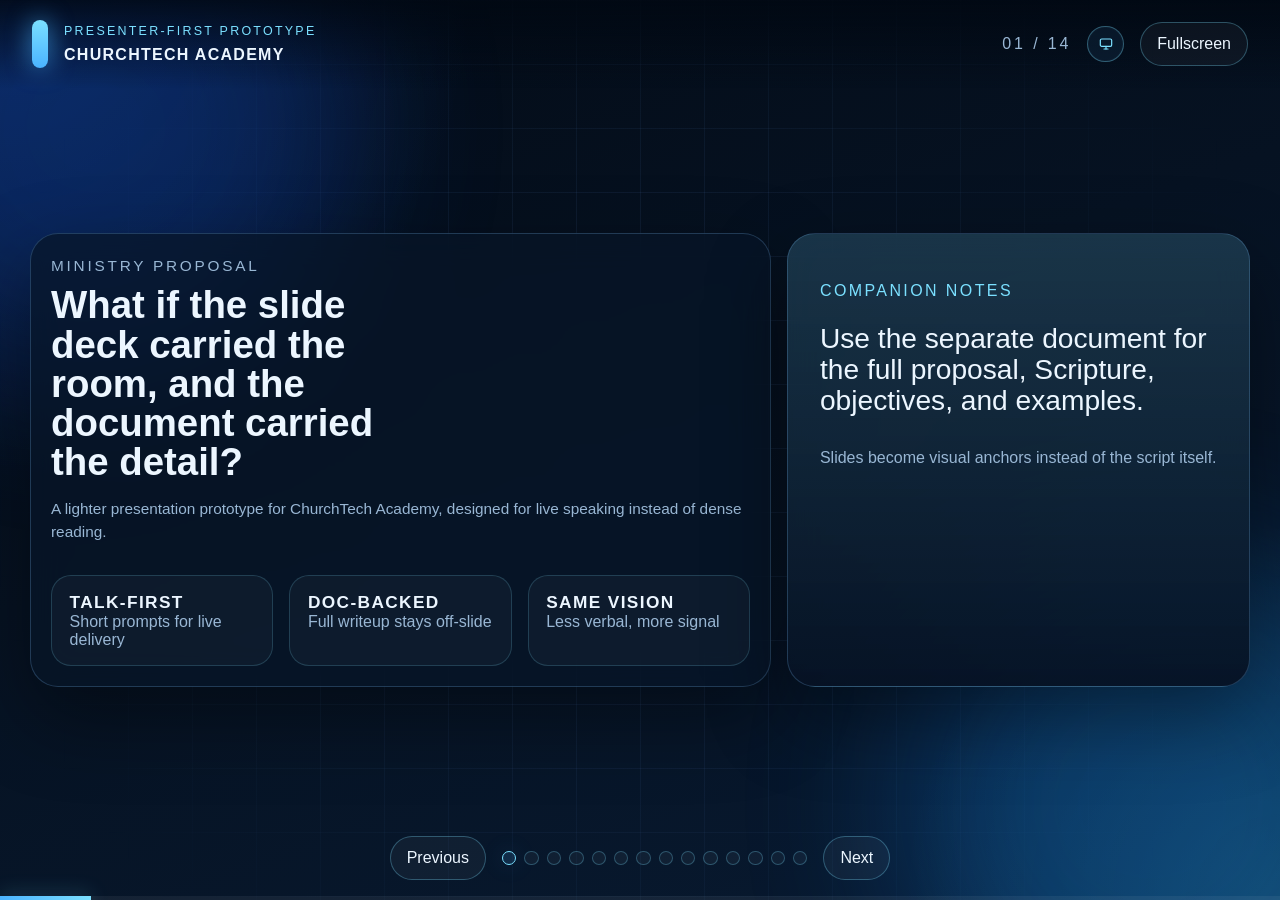
<file: prototypes/presenter-first-deck/index.html>
<!DOCTYPE html>
<html lang="en">
<head>
  <meta charset="UTF-8">
  <meta name="viewport" content="width=device-width, initial-scale=1.0">
  <title>ChurchTech Academy Presenter-First Prototype</title>
  <link rel="stylesheet" href="styles.css">
</head>
<body>
  <div class="background-grid" aria-hidden="true"></div>
  <div class="background-glow glow-left" aria-hidden="true"></div>
  <div class="background-glow glow-right" aria-hidden="true"></div>

  <header class="topbar">
    <div class="brand">
      <span class="brand-mark"></span>
      <div>
        <p class="eyebrow">Presenter-First Prototype</p>
        <h1>ChurchTech Academy</h1>
      </div>
    </div>
    <div class="topbar-actions">
      <p id="slide-counter" class="counter">01 / 14</p>
      <p id="layout-mode" class="layout-mode mode-desktop" aria-live="polite" aria-label="Desktop slides mode">
        <span class="layout-mode-icon" aria-hidden="true">
          <svg class="layout-mode-svg layout-mode-svg-desktop" viewBox="0 0 24 24" focusable="false">
            <rect x="3.5" y="4.5" width="17" height="11" rx="2"></rect>
            <path d="M9 19.5h6"></path>
            <path d="M12 15.5v4"></path>
          </svg>
          <svg class="layout-mode-svg layout-mode-svg-mobile" viewBox="0 0 24 24" focusable="false">
            <rect x="7" y="2.5" width="10" height="19" rx="2.5"></rect>
            <path d="M10.5 5.5h3"></path>
            <circle cx="12" cy="18.25" r="0.8"></circle>
          </svg>
        </span>
        <span class="sr-only">Desktop slides mode</span>
      </p>
      <button id="fullscreen-button" class="ghost-button" type="button">Fullscreen</button>
    </div>
  </header>

  <nav id="mobile-outline" class="mobile-outline" aria-label="Mobile section navigation"></nav>

  <main id="presentation" class="presentation presenter-prototype">
    <section class="slide active" data-title="Opening">
      <div class="slide-shell hero presenter-hero">
        <article class="panel hero-panel">
          <p class="eyebrow">Ministry Proposal</p>
          <h2>What if the slide deck carried the room, and the document carried the detail?</h2>
          <p class="lead">
            A lighter presentation prototype for ChurchTech Academy, designed for live speaking instead of dense reading.
          </p>
          <div class="hero-stats presenter-stat-row">
            <article>
              <strong>Talk-first</strong>
              <span>Short prompts for live delivery</span>
            </article>
            <article>
              <strong>Doc-backed</strong>
              <span>Full writeup stays off-slide</span>
            </article>
            <article>
              <strong>Same vision</strong>
              <span>Less verbal, more signal</span>
            </article>
          </div>
        </article>
        <aside class="signal-card presenter-note-card">
          <p class="signal-label">Companion Notes</p>
          <p class="signal-number">Use the separate document for the full proposal, Scripture, objectives, and examples.</p>
          <p class="signal-copy">Slides become visual anchors instead of the script itself.</p>
        </aside>
      </div>
    </section>

    <section class="slide" data-title="Problem">
      <div class="slide-shell">
        <div class="section-heading">
          <p class="eyebrow">The Need</p>
          <h2>Church production teams are often serving without enough training.</h2>
        </div>
        <div class="three-column presenter-pain-grid">
          <article class="info-card focus-card">
            <span class="card-index">Small Churches</span>
            <h3>Need a place to start</h3>
            <p>Volunteer-led. Limited time. Limited budget.</p>
          </article>
          <article class="info-card focus-card">
            <span class="card-index">Medium Churches</span>
            <h3>Need consistency</h3>
            <p>Systems exist, but depth and training rhythm are uneven.</p>
          </article>
          <article class="info-card focus-card">
            <span class="card-index">Large Churches</span>
            <h3>Need scale</h3>
            <p>Ongoing onboarding, standards, and volunteer multiplication still matter.</p>
          </article>
        </div>
      </div>
    </section>

    <section class="slide" data-title="Opportunity">
      <div class="slide-shell two-column">
        <article class="panel reach-panel presenter-opportunity-panel">
          <p class="eyebrow">Scope And Reach</p>
          <h2>The ministry opportunity is already massive.</h2>
          <div class="metrics presenter-metrics">
            <div>
              <strong>1,500+</strong>
              <span>Dallas County churches</span>
            </div>
            <div>
              <strong>22k-30k</strong>
              <span>Texas churches</span>
            </div>
            <div>
              <strong>357k</strong>
              <span>U.S. congregations</span>
            </div>
            <div>
              <strong>LatAm</strong>
              <span>Major multilingual growth potential</span>
            </div>
          </div>
        </article>
        <article class="panel presenter-team-panel">
          <p class="eyebrow">Team Advantage</p>
          <h2>The founding context already fits the mission.</h2>
          <div class="tag-cluster">
            <span>Ministry relationships</span>
            <span>Production experience</span>
            <span>Brazil + U.S. cultural fluency</span>
            <span>Low-cost starting access</span>
          </div>
        </article>
      </div>
    </section>

    <section class="slide" data-title="Vision">
      <div class="slide-shell two-column">
        <article class="panel vision-panel presenter-vision-panel">
          <p class="eyebrow">Vision</p>
          <h2>Equip the global church for excellence in production and worship.</h2>
          <div class="vision-diagram" aria-hidden="true">
            <div class="diagram-grid"></div>
            <div class="diagram-connector connector-a"></div>
            <div class="diagram-connector connector-b"></div>
            <div class="diagram-ring ring-a"></div>
            <div class="diagram-ring ring-b"></div>
            <div class="diagram-ring ring-c"></div>
            <div class="diagram-circle circle-a">
              <span>Train</span>
            </div>
            <div class="diagram-circle circle-b">
              <span>Strengthen</span>
            </div>
            <div class="diagram-circle circle-c">
              <span>Reach</span>
            </div>
          </div>
        </article>
        <article class="panel accent-panel presenter-mission-panel">
          <p class="eyebrow">Mission</p>
          <h2>Accessible. Free. Spiritually aligned.</h2>
          <p class="lead-short">Give churches practical production training they can apply in real services.</p>
          <div class="mission-points">
            <span>Lower barriers</span>
            <span>Build confidence</span>
            <span>Protect ministry health</span>
          </div>
        </article>
      </div>
    </section>

    <section class="slide" data-title="Foundation">
      <div class="slide-shell">
        <div class="section-heading">
          <p class="eyebrow">Spiritual Foundation</p>
          <h2>This is not just a tech project. It is ministry formation.</h2>
        </div>
        <div class="principles-list presenter-principles">
          <article class="principle-card">
            <h3>Prayer</h3>
            <p>Direction before strategy.</p>
            <span>Prayer statement in notes</span>
          </article>
          <article class="principle-card">
            <h3>Stewardship</h3>
            <p>Technology should serve worship faithfully.</p>
            <span>1 Peter 4:10-11</span>
          </article>
          <article class="principle-card">
            <h3>Edification</h3>
            <p>Order and clarity should build the church up.</p>
            <span>1 Corinthians 14:26</span>
          </article>
          <article class="principle-card">
            <h3>Equipping</h3>
            <p>Train people so ministry is multiplied.</p>
            <span>Ephesians 4:11-13</span>
          </article>
        </div>
      </div>
    </section>

    <section class="slide" data-title="Goals">
      <div class="slide-shell">
        <div class="section-heading">
          <p class="eyebrow">Five Goals</p>
          <h2>The ministry can be explained in five simple words.</h2>
        </div>
        <div class="goals-grid presenter-goals-grid">
          <article class="info-card goal-card">
            <span class="card-index">01</span>
            <h3>Accessibility</h3>
            <p>Free access and clear starting points.</p>
          </article>
          <article class="info-card goal-card">
            <span class="card-index">02</span>
            <h3>Excellence</h3>
            <p>Reliable systems and practical readiness.</p>
          </article>
          <article class="info-card goal-card">
            <span class="card-index">03</span>
            <h3>Empowerment</h3>
            <p>Volunteers and leaders grow with confidence.</p>
          </article>
          <article class="info-card goal-card">
            <span class="card-index">04</span>
            <h3>Impact</h3>
            <p>Help the Gospel be heard clearly.</p>
          </article>
          <article class="info-card goal-card goal-card-wide">
            <span class="card-index">05</span>
            <h3>Prayer</h3>
            <p>Keep excellence submitted to spiritual alignment.</p>
          </article>
        </div>
      </div>
    </section>

    <section class="slide" data-title="Model">
      <div class="slide-shell">
        <div class="section-heading">
          <p class="eyebrow">Operating Model</p>
          <h2>ChurchTech Academy works like a ministry training system.</h2>
        </div>
        <div class="revision-flow presenter-flow-grid">
          <article class="revision-step">
            <span class="card-index">Step 1</span>
            <h3>Train Teams</h3>
            <p>Give churches practical lessons for real service roles.</p>
          </article>
          <article class="revision-step">
            <span class="card-index">Step 2</span>
            <h3>Standardize Ministry</h3>
            <p>Provide pathways, checklists, and repeatable workflows.</p>
          </article>
          <article class="revision-step">
            <span class="card-index">Step 3</span>
            <h3>Strengthen Worship</h3>
            <p>Support clearer communication, order, and service health.</p>
          </article>
        </div>
      </div>
    </section>

    <section class="slide" data-title="Curriculum">
      <div class="slide-shell">
        <div class="section-heading">
          <p class="eyebrow">Core Curriculum</p>
          <h2>Five program areas cover the main ministry production ecosystem.</h2>
        </div>
        <div class="program-grid presenter-program-grid">
          <article class="info-card program-card">
            <span class="card-index">Area 1</span>
            <h3>Audio</h3>
            <p>Clarity, mixing, troubleshooting.</p>
          </article>
          <article class="info-card program-card">
            <span class="card-index">Area 2</span>
            <h3>Video &amp; Broadcast</h3>
            <p>Camera, switching, livestream support.</p>
          </article>
          <article class="info-card program-card">
            <span class="card-index">Area 3</span>
            <h3>Lighting</h3>
            <p>Visibility, atmosphere, consistency.</p>
          </article>
          <article class="info-card program-card">
            <span class="card-index">Area 4</span>
            <h3>Worship Ministry</h3>
            <p>Service-minded worship support and leadership.</p>
          </article>
          <article class="info-card program-card program-card-wide">
            <span class="card-index">Area 5</span>
            <h3>Leadership &amp; Team Management</h3>
            <p>Train leaders who build teams, culture, and healthy systems.</p>
          </article>
        </div>
      </div>
    </section>

    <section class="slide" data-title="Pathway">
      <div class="slide-shell two-column">
        <article class="panel levels-panel">
          <p class="eyebrow">Training Pathway</p>
          <div class="level-stack">
            <div class="level-item">
              <strong>Beginner</strong>
              <span>Start serving.</span>
            </div>
            <div class="level-item">
              <strong>Intermediate</strong>
              <span>Build consistency.</span>
            </div>
            <div class="level-item">
              <strong>Advanced</strong>
              <span>Carry weekly responsibility.</span>
            </div>
            <div class="level-item">
              <strong>Team Leader</strong>
              <span>Train and multiply others.</span>
            </div>
          </div>
        </article>
        <article class="panel support-panel presenter-support-panel">
          <p class="eyebrow">Support Layer</p>
          <h3>Learning is reinforced by interaction, not just content uploads.</h3>
          <ul class="detail-list support-list">
            <li>Live discussion and Q&amp;A sessions</li>
            <li>Follow-up for ministry-specific questions</li>
            <li>Multilingual growth over time</li>
          </ul>
        </article>
      </div>
    </section>

    <section class="slide" data-title="Delivery">
      <div class="slide-shell two-column">
        <article class="panel">
          <p class="eyebrow">Method</p>
          <div class="method-stack presenter-method-stack">
            <article class="info-card method-card">
              <span class="card-index">01</span>
              <h3>Demonstrate</h3>
              <p>Show gear and workflow in action.</p>
            </article>
            <article class="info-card method-card">
              <span class="card-index">02</span>
              <h3>Teach Visually</h3>
              <p>Short video lessons for review.</p>
            </article>
            <article class="info-card method-card">
              <span class="card-index">03</span>
              <h3>Discuss</h3>
              <p>Answer real ministry questions live.</p>
            </article>
          </div>
        </article>
        <article class="panel">
          <p class="eyebrow">Material</p>
          <h2 class="support-heading presenter-support-heading">A modest but real production environment is enough to begin.</h2>
          <div class="tag-cluster resource-tags">
            <span>Cameras + audio gear</span>
            <span>Recording space</span>
            <span>Slides + handouts</span>
            <span>Hosting + logins</span>
            <span>Translation assets</span>
            <span>Church environment demos</span>
          </div>
        </article>
      </div>
    </section>

    <section class="slide" data-title="Organization">
      <div class="slide-shell two-column">
        <article class="panel org-chart-panel">
          <p class="eyebrow">Organization</p>
          <div class="org-chart-frame org-chart-frame-prototype">
            <div class="org-visual" aria-hidden="true">
              <div class="org-grid"></div>
              <div class="org-link org-link-vertical-top"></div>
              <div class="org-link org-link-horizontal-mid"></div>
              <div class="org-link org-link-vertical-mid"></div>
              <div class="org-link org-link-horizontal-bottom"></div>
              <div class="org-link org-link-left-down"></div>
              <div class="org-link org-link-center-down"></div>
              <div class="org-link org-link-right-down"></div>

              <div class="org-node org-node-director">
                <span>Founding Director</span>
              </div>
              <div class="org-node org-node-admin">
                <span>Operations Administrator</span>
              </div>
              <div class="org-node org-node-production">
                <span>Production Team</span>
              </div>
              <div class="org-node org-node-partnerships">
                <span>Partnerships + Marketing</span>
              </div>
              <div class="org-node org-node-support">
                <span>Volunteer Support</span>
              </div>
            </div>
          </div>
        </article>
        <article class="panel presenter-role-panel">
          <p class="eyebrow">Leadership Shape</p>
          <div class="position-stack">
            <article class="position-item">
              <h3>Direction</h3>
              <p>Mission, vision, biblical alignment.</p>
            </article>
            <article class="position-item">
              <h3>Operations</h3>
              <p>Scheduling, systems, communication, access.</p>
            </article>
            <article class="position-item">
              <h3>Execution</h3>
              <p>Content, partnerships, volunteer support.</p>
            </article>
          </div>
        </article>
      </div>
    </section>

    <section class="slide" data-title="Review">
      <div class="slide-shell two-column">
        <article class="panel evaluation-timeline-panel">
          <p class="eyebrow">Evaluation</p>
          <h2 class="support-heading presenter-support-heading">Review begins after the pilot and keeps the ministry honest.</h2>
          <div class="evaluation-timeline">
            <article class="evaluation-item">
              <span class="card-index">Weekly</span>
              <p>Workflow and quality checks.</p>
            </article>
            <article class="evaluation-item">
              <span class="card-index">Monthly</span>
              <p>Engagement and church feedback.</p>
            </article>
            <article class="evaluation-item">
              <span class="card-index">Quarterly</span>
              <p>Program impact and strategic progress.</p>
            </article>
            <article class="evaluation-item">
              <span class="card-index">Annual</span>
              <p>Mission alignment and sustainability review.</p>
            </article>
          </div>
        </article>
        <article class="panel evaluation-details-panel">
          <p class="eyebrow">Review Lenses</p>
          <div class="evaluation-stack">
            <article class="info-card evaluation-card">
              <span class="card-index">Spiritual</span>
              <p>Is the ministry healthy and biblically aligned?</p>
            </article>
            <article class="info-card evaluation-card">
              <span class="card-index">Practical</span>
              <p>Are churches applying the training effectively?</p>
            </article>
            <article class="info-card evaluation-card">
              <span class="card-index">Strategic</span>
              <p>What should improve next for greater reach and clarity?</p>
            </article>
          </div>
        </article>
      </div>
    </section>

    <section class="slide" data-title="Revision">
      <div class="slide-shell two-column">
        <article class="panel revision-panel">
          <p class="eyebrow">Revised Needs</p>
          <h2 class="support-heading presenter-support-heading">Evaluation should trigger decisions, not just reports.</h2>
          <div class="revision-flow">
            <article class="revision-step">
              <span class="card-index">Detect</span>
              <p>Find friction, gaps, or new opportunity.</p>
            </article>
            <article class="revision-step">
              <span class="card-index">Respond</span>
              <p>Adjust content, systems, language, or support.</p>
            </article>
            <article class="revision-step">
              <span class="card-index">Strengthen</span>
              <p>Improve the next round of ministry impact.</p>
            </article>
          </div>
        </article>
        <article class="panel revision-examples-panel">
          <p class="eyebrow">Examples</p>
          <div class="revision-example-stack">
            <article class="info-card revision-example-card">
              <span class="card-index">Format</span>
              <h3>Shorter course tracks</h3>
              <p>If learners stall in long modules, break them into clearer steps.</p>
            </article>
            <article class="info-card revision-example-card">
              <span class="card-index">Language</span>
              <h3>Earlier multilingual rollout</h3>
              <p>If Latin American demand rises quickly, move translation higher on the roadmap.</p>
            </article>
          </div>
        </article>
      </div>
    </section>

    <section class="slide" data-title="Closing">
      <div class="slide-shell closing">
        <article class="panel wide-panel presenter-closing-panel">
          <p class="eyebrow">Closing Summary</p>
          <h2>ChurchTech Academy exists to strengthen the people behind the service.</h2>
          <p class="lead">
            In this prototype, the presenter says the details, and the slide only carries the structure, emphasis, and memory.
          </p>
          <div class="closing-points">
            <span>Clearer live delivery</span>
            <span>Cleaner slide rhythm</span>
            <span>Details preserved in documentation</span>
            <span>Same ministry vision</span>
          </div>
        </article>
      </div>
    </section>
  </main>

  <nav class="controls" aria-label="Presentation controls">
    <button id="prev-button" type="button">Previous</button>
    <div id="dot-nav" class="dot-nav" aria-label="Slide selection"></div>
    <button id="next-button" type="button">Next</button>
  </nav>

  <div class="progress-track" aria-hidden="true">
    <div id="progress-bar" class="progress-bar"></div>
  </div>

  <script src="script.js"></script>
</body>
</html>
</file>
<file: styles.css>
:root {
  --bg: #04111f;
  --bg-soft: #091d34;
  --panel: rgba(7, 21, 40, 0.72);
  --panel-strong: rgba(11, 30, 56, 0.88);
  --line: rgba(130, 194, 255, 0.22);
  --text: #ecf6ff;
  --muted: #99b7d4;
  --accent: #4ab3ff;
  --accent-strong: #7be0ff;
  --success: #79f2d1;
  --shadow: 0 30px 80px rgba(0, 0, 0, 0.4);
}

* {
  box-sizing: border-box;
}

html {
  scroll-behavior: smooth;
}

body {
  margin: 0;
  min-height: 100vh;
  font-family: "Segoe UI Variable Text", "Bahnschrift", "Trebuchet MS", sans-serif;
  background:
    radial-gradient(circle at top left, rgba(47, 116, 255, 0.22), transparent 30%),
    radial-gradient(circle at bottom right, rgba(69, 227, 255, 0.18), transparent 24%),
    linear-gradient(160deg, #030b16 0%, #061222 45%, #081a31 100%);
  color: var(--text);
  overflow-x: hidden;
  overflow-y: hidden;
}

button {
  font: inherit;
}

.background-grid {
  position: fixed;
  inset: 0;
  background-image:
    linear-gradient(rgba(118, 174, 255, 0.08) 1px, transparent 1px),
    linear-gradient(90deg, rgba(118, 174, 255, 0.08) 1px, transparent 1px);
  background-size: 64px 64px;
  mask-image: radial-gradient(circle at center, black 30%, transparent 85%);
  pointer-events: none;
}

.background-glow {
  position: fixed;
  width: 32rem;
  height: 32rem;
  border-radius: 50%;
  filter: blur(80px);
  opacity: 0.28;
  pointer-events: none;
}

.glow-left {
  top: -8rem;
  left: -10rem;
  background: #0e4bc8;
}

.glow-right {
  right: -8rem;
  bottom: -10rem;
  background: #0f7ce2;
}

.topbar,
.controls,
.progress-track {
  position: fixed;
  left: 0;
  width: 100%;
  z-index: 10;
}

.topbar {
  top: 0;
  display: flex;
  justify-content: space-between;
  align-items: center;
  gap: 1.5rem;
  padding: 1.25rem 2rem;
  background: linear-gradient(to bottom, rgba(1, 8, 18, 0.85), rgba(1, 8, 18, 0));
}

.brand {
  display: flex;
  align-items: center;
  gap: 1rem;
}

.brand-mark {
  width: 1rem;
  height: 3rem;
  border-radius: 999px;
  background: linear-gradient(180deg, var(--accent-strong), var(--accent));
  box-shadow: 0 0 24px rgba(74, 179, 255, 0.7);
}

.brand h1,
.section-heading h2,
.panel h2,
.info-card h3,
.principle-card h3 {
  margin: 0;
}

.brand h1 {
  font-family: "Bahnschrift", "Segoe UI Variable Display", sans-serif;
  font-size: 1rem;
  letter-spacing: 0.08em;
  text-transform: uppercase;
}

.eyebrow {
  margin: 0 0 0.5rem;
  color: var(--accent-strong);
  font-size: 0.78rem;
  letter-spacing: 0.18em;
  text-transform: uppercase;
}

.counter {
  margin: 0;
  color: var(--muted);
  letter-spacing: 0.18em;
  text-transform: uppercase;
}

.topbar-actions {
  display: flex;
  align-items: center;
  gap: 1rem;
}

.layout-mode {
  margin: 0;
  display: inline-flex;
  align-items: center;
  justify-content: center;
  border: 1px solid rgba(123, 224, 255, 0.34);
  border-radius: 999px;
  padding: 0.4rem;
  color: var(--accent-strong);
  min-width: 2.3rem;
  min-height: 2.3rem;
  background: rgba(74, 179, 255, 0.08);
  box-shadow: inset 0 0 0 1px rgba(255, 255, 255, 0.02);
}

.layout-mode-icon {
  display: inline-flex;
  align-items: center;
  justify-content: center;
  width: 1rem;
  height: 1rem;
}

.layout-mode-svg {
  width: 1rem;
  height: 1rem;
  display: none;
  stroke: currentColor;
  fill: none;
  stroke-width: 1.8;
  stroke-linecap: round;
  stroke-linejoin: round;
}

.layout-mode.mode-desktop .layout-mode-svg-desktop,
.layout-mode.mode-mobile .layout-mode-svg-mobile {
  display: block;
}

.sr-only {
  position: absolute;
  width: 1px;
  height: 1px;
  padding: 0;
  margin: -1px;
  overflow: hidden;
  clip: rect(0, 0, 0, 0);
  white-space: nowrap;
  border: 0;
}

.mobile-outline {
  display: none;
}

.ghost-button,
.controls button {
  border: 1px solid rgba(123, 224, 255, 0.3);
  background: rgba(255, 255, 255, 0.04);
  color: var(--text);
  border-radius: 999px;
  padding: 0.75rem 1rem;
  cursor: pointer;
  transition: 180ms ease;
}

.ghost-button:hover,
.controls button:hover,
.dot-nav button:hover,
.dot-nav button.active {
  border-color: var(--accent-strong);
  background: rgba(74, 179, 255, 0.14);
  box-shadow: 0 0 24px rgba(74, 179, 255, 0.16);
}

.presentation {
  min-height: 100vh;
  height: 100vh;
  height: 100dvh;
  width: 100%;
}

.slide {
  position: absolute;
  inset: 0;
  padding: 6.5rem 2rem 6rem;
  opacity: 0;
  transform: translateX(5%);
  pointer-events: none;
  overflow: hidden;
  transition: opacity 350ms ease, transform 350ms ease;
}

.slide.active {
  opacity: 1;
  transform: translateX(0);
  pointer-events: auto;
}

.slide-shell {
  max-width: 1280px;
  min-height: 100%;
  max-height: calc(100vh - 12.5rem);
  max-height: calc(100dvh - 12.5rem);
  margin: 0 auto;
  display: grid;
  align-content: center;
  gap: 1.5rem;
}

.slide-dense .slide-shell {
  align-content: start;
}

.slide[data-title="Vision"] .slide-shell,
.slide[data-title="Goals"] .slide-shell,
.slide[data-title="Programs"] .slide-shell {
  align-content: center;
}

.slide-guardrail .slide-shell {
  gap: 0.85rem;
}

.slide-guardrail .section-heading {
  max-width: 46rem;
}

.slide-guardrail .section-heading h2 {
  font-size: clamp(1.55rem, 2.45vw, 2.45rem);
  line-height: 1.06;
}

.slide-guardrail .panel,
.slide-guardrail .info-card,
.slide-guardrail .principle-card {
  padding: 1.25rem;
}

.slide-guardrail .panel p,
.slide-guardrail .info-card p,
.slide-guardrail .principle-card p,
.slide-guardrail .detail-list {
  font-size: 0.95rem;
  line-height: 1.5;
}

.hero,
.two-column {
  grid-template-columns: 1.6fr 1fr;
}

.panel,
.signal-card,
.info-card,
.principle-card {
  position: relative;
  background: var(--panel);
  border: 1px solid var(--line);
  border-radius: 28px;
  box-shadow: var(--shadow);
  backdrop-filter: blur(18px);
}

.panel {
  padding: 2rem;
}

.reach-panel {
  display: flex;
  flex-direction: column;
}

.vision-panel {
  display: flex;
  flex-direction: column;
  gap: 1rem;
}

.slide[data-title="Vision"] .slide-shell {
  gap: 1rem;
}

.slide[data-title="Vision"] .panel,
.slide[data-title="Goals"] .info-card {
  padding: 1.5rem;
}

.slide[data-title="Vision"] .panel h2,
.slide[data-title="Goals"] .section-heading h2 {
  font-size: clamp(1.85rem, 3vw, 3.2rem);
}

.slide[data-title="Vision"] .panel p,
.slide[data-title="Goals"] .info-card p {
  font-size: 0.96rem;
  line-height: 1.5;
}

.accent-panel {
  background:
    linear-gradient(180deg, rgba(54, 132, 255, 0.16), rgba(8, 19, 37, 0.86)),
    var(--panel-strong);
}

.panel h2,
.section-heading h2 {
  font-size: clamp(2rem, 4vw, 4.5rem);
  line-height: 1.02;
}

.panel p,
.info-card p,
.principle-card p,
.detail-list,
.three-column ul {
  color: var(--muted);
  line-height: 1.65;
  font-size: 1.02rem;
}

.lead {
  font-size: 1.18rem;
  max-width: 58rem;
}

.hero-stats,
.card-grid,
.three-column,
.metrics,
.principles-list,
.closing-points,
.goals-grid,
.objectives-grid,
.program-grid,
.curriculum-layout,
.methods-materials-layout,
.organization-layout,
.evaluation-layout,
.revised-needs-layout,
.method-stack,
.position-stack,
.evaluation-stack,
.evaluation-timeline,
.revision-flow,
.revision-example-stack {
  display: grid;
  gap: 1rem;
}

.hero-stats {
  grid-template-columns: repeat(3, minmax(0, 1fr));
  margin-top: 2rem;
}

.hero-stats article,
.metrics div {
  padding: 1rem 1.1rem;
  border-radius: 20px;
  border: 1px solid rgba(123, 224, 255, 0.18);
  background: rgba(255, 255, 255, 0.03);
}

.hero-stats strong,
.metrics strong {
  display: block;
  color: var(--text);
  font-size: 1.4rem;
}

.hero-stats span,
.metrics span,
.signal-copy,
.closing-line,
.principle-card span {
  color: var(--muted);
}

.signal-card {
  padding: 2rem;
  display: grid;
  align-content: center;
  background:
    linear-gradient(180deg, rgba(123, 224, 255, 0.16), rgba(6, 18, 36, 0.86)),
    var(--panel);
}

.signal-label {
  color: var(--accent-strong);
  text-transform: uppercase;
  letter-spacing: 0.15em;
}

.signal-number {
  font-size: clamp(2rem, 3.4vw, 3.2rem);
  line-height: 1.1;
  margin: 0.5rem 0 1rem;
}

.wide-panel {
  max-width: 980px;
}

.vision-diagram {
  margin: 0.5rem 0 0;
  position: relative;
  overflow: hidden;
  min-height: 14.5rem;
  border-radius: 24px;
  border: 1px solid rgba(123, 224, 255, 0.18);
  background: rgba(255, 255, 255, 0.03);
}

.vision-diagram::after {
  content: "";
  position: absolute;
  inset: 0;
  background:
    radial-gradient(circle at 20% 25%, rgba(74, 179, 255, 0.18), transparent 18%),
    radial-gradient(circle at 75% 70%, rgba(123, 224, 255, 0.12), transparent 20%),
    linear-gradient(180deg, rgba(4, 17, 31, 0.04), rgba(4, 17, 31, 0.2));
  pointer-events: none;
}

.diagram-grid {
  position: absolute;
  inset: 0;
  background-image:
    linear-gradient(rgba(123, 224, 255, 0.06) 1px, transparent 1px),
    linear-gradient(90deg, rgba(123, 224, 255, 0.06) 1px, transparent 1px);
  background-size: 38px 38px;
  opacity: 0.5;
}

.diagram-connector,
.diagram-circle,
.diagram-ring {
  position: absolute;
  z-index: 1;
}

.diagram-connector {
  top: 50%;
  height: 3px;
  transform: translateY(-50%);
  background: linear-gradient(90deg, rgba(74, 179, 255, 0.1), rgba(123, 224, 255, 0.9), rgba(74, 179, 255, 0.1));
  box-shadow: 0 0 18px rgba(74, 179, 255, 0.24);
}

.connector-a {
  left: 23%;
  width: 27%;
}

.connector-b {
  left: 50%;
  width: 27%;
}

.diagram-ring {
  top: 50%;
  width: 8.9rem;
  height: 8.9rem;
  border-radius: 50%;
  transform: translate(-50%, -50%);
  border: 1px solid rgba(123, 224, 255, 0.15);
  box-shadow: 0 0 24px rgba(74, 179, 255, 0.08);
}

.ring-a {
  left: 23%;
}

.ring-b {
  left: 50%;
}

.ring-c {
  left: 77%;
}

.diagram-circle {
  top: 50%;
  width: 7rem;
  height: 7rem;
  border-radius: 50%;
  transform: translate(-50%, -50%);
  display: flex;
  align-items: center;
  justify-content: center;
  padding: 0.9rem;
  text-align: center;
  border: 1px solid rgba(123, 224, 255, 0.28);
  background:
    radial-gradient(circle at 30% 25%, rgba(123, 224, 255, 0.22), rgba(4, 17, 31, 0.92) 68%),
    rgba(4, 17, 31, 0.78);
  box-shadow:
    inset 0 0 0 1px rgba(255, 255, 255, 0.03),
    0 0 30px rgba(74, 179, 255, 0.12);
  backdrop-filter: blur(10px);
}

.diagram-circle span {
  display: block;
  color: var(--text);
  font-size: 0.82rem;
  font-weight: 600;
  letter-spacing: 0.09em;
  line-height: 1.2;
  text-transform: uppercase;
}

.circle-a {
  left: 23%;
}

.circle-b {
  left: 50%;
}

.circle-c {
  left: 77%;
}

.quote-box {
  margin: 1.5rem 0;
  padding: 1.25rem 1.4rem;
  border-left: 4px solid var(--accent);
  background: rgba(74, 179, 255, 0.08);
  border-radius: 16px;
}

.section-heading {
  max-width: 62rem;
}

.card-grid {
  grid-template-columns: repeat(4, minmax(0, 1fr));
}

.goals-grid {
  grid-template-columns: repeat(2, minmax(0, 1fr));
}

.objectives-grid {
  grid-template-columns: repeat(3, minmax(0, 1fr));
}

.curriculum-layout {
  grid-template-columns: repeat(2, minmax(0, 1fr));
  align-items: start;
}

.methods-materials-layout,
.organization-layout,
.evaluation-layout,
.revised-needs-layout {
  grid-template-columns: repeat(2, minmax(0, 1fr));
  align-items: start;
}

.curriculum-panel,
.levels-panel,
.support-panel {
  display: flex;
  flex-direction: column;
  gap: 1rem;
}

.program-grid {
  grid-template-columns: repeat(2, minmax(0, 1fr));
}

.program-card {
  gap: 0.65rem;
}

.program-card-wide {
  grid-column: 1 / -1;
}

.slide[data-title="Programs"] .slide-shell {
  gap: 0.9rem;
}

.slide[data-title="Programs"] .section-heading {
  max-width: 52rem;
}

.slide[data-title="Programs"] .section-heading h2 {
  font-size: clamp(1.75rem, 2.7vw, 2.8rem);
}

.slide[data-title="Programs"] .program-grid {
  gap: 0.8rem;
}

.slide[data-title="Programs"] .program-card {
  padding: 1.05rem 1.1rem;
  gap: 0.35rem;
}

.slide[data-title="Programs"] .program-card h3 {
  margin-bottom: 0.3rem;
  font-size: 1.08rem;
}

.slide[data-title="Programs"] .program-card p {
  font-size: 0.93rem;
  line-height: 1.45;
}

.slide[data-title="Programs"] .card-index {
  margin-bottom: 0.2rem;
  padding: 0.3rem 0.55rem;
  font-size: 0.64rem;
}

.level-stack {
  display: grid;
  gap: 0.85rem;
}

.level-item {
  padding: 1rem 1.1rem;
  border-radius: 20px;
  border: 1px solid rgba(123, 224, 255, 0.18);
  background:
    linear-gradient(180deg, rgba(74, 179, 255, 0.08), rgba(255, 255, 255, 0.02)),
    rgba(255, 255, 255, 0.02);
}

.level-item strong {
  display: block;
  color: var(--text);
  margin-bottom: 0.45rem;
  font-size: 1rem;
  letter-spacing: 0.08em;
  text-transform: uppercase;
}

.level-item span {
  color: var(--muted);
  line-height: 1.55;
}

.support-panel h3 {
  margin: 0;
  font-size: 1.2rem;
}

.support-heading {
  margin: 0;
  font-size: 1.2rem;
}

.slide-guardrail .support-heading,
.slide-guardrail .position-item h3,
.slide-guardrail .info-card h3,
.slide-guardrail .principle-card h3 {
  font-size: 1rem;
}

.support-list {
  margin-top: 0;
}

.info-card,
.principle-card {
  padding: 1.4rem;
}

.goal-card,
.objective-card {
  display: flex;
  flex-direction: column;
  gap: 0.65rem;
}

.program-card {
  display: flex;
  flex-direction: column;
}

.method-stack,
.position-stack {
  gap: 0.85rem;
}

.evaluation-timeline,
.evaluation-stack {
  gap: 0.85rem;
}

.revision-panel,
.revision-examples-panel {
  display: flex;
  flex-direction: column;
}

.revision-examples-panel .revision-example-stack {
  flex: 1;
}

.revision-flow,
.revision-example-stack {
  gap: 0.85rem;
}

.revision-step,
.revision-example-card {
  padding: 1.05rem 1.1rem;
  border-radius: 22px;
  border: 1px solid rgba(123, 224, 255, 0.18);
  background:
    linear-gradient(180deg, rgba(74, 179, 255, 0.08), rgba(255, 255, 255, 0.02)),
    rgba(255, 255, 255, 0.02);
}

.revision-example-card {
  display: flex;
  flex-direction: column;
  justify-content: center;
  min-height: 0;
}

.revision-step p,
.revision-example-card p {
  margin: 0;
}

.revision-example-card h3 {
  margin-bottom: 0.4rem;
}

.method-card {
  padding: 1.15rem 1.2rem;
}

.method-card h3 {
  margin-bottom: 0.35rem;
}

.resource-list {
  margin-top: 1rem;
}

.resource-list li + li {
  margin-top: 0.8rem;
}

.slide-guardrail .resource-list {
  margin-top: 0.75rem;
}

.slide-guardrail .resource-list li + li,
.slide-guardrail .detail-list li + li {
  margin-top: 0.55rem;
}

.org-chart-panel {
  display: flex;
  flex-direction: column;
}

.org-chart-frame {
  display: flex;
  align-items: center;
  justify-content: center;
  min-height: 22rem;
  margin-top: 0.25rem;
  padding: 1rem;
  border-radius: 24px;
  border: 1px solid rgba(123, 224, 255, 0.16);
  background:
    radial-gradient(circle at 18% 22%, rgba(74, 179, 255, 0.14), transparent 24%),
    radial-gradient(circle at 80% 76%, rgba(123, 224, 255, 0.12), transparent 22%),
    rgba(255, 255, 255, 0.03);
}

.slide-guardrail .org-chart-frame {
  min-height: 20rem;
  padding: 0.85rem;
}

.org-chart-image {
  display: block;
  width: 100%;
  max-width: 42rem;
  height: auto;
  border-radius: 16px;
  box-shadow: 0 20px 40px rgba(0, 0, 0, 0.28);
}

.org-chart-frame-prototype {
  overflow: hidden;
}

.org-visual {
  position: relative;
  width: 100%;
  min-height: 22rem;
}

.slide-guardrail .org-visual {
  min-height: 20rem;
}

.org-grid {
  position: absolute;
  inset: 0;
  background-image:
    linear-gradient(rgba(123, 224, 255, 0.05) 1px, transparent 1px),
    linear-gradient(90deg, rgba(123, 224, 255, 0.05) 1px, transparent 1px);
  background-size: 30px 30px;
  opacity: 0.45;
}

.org-link,
.org-node {
  position: absolute;
}

.org-link {
  z-index: 1;
  background: linear-gradient(90deg, rgba(74, 179, 255, 0.12), rgba(123, 224, 255, 0.95), rgba(74, 179, 255, 0.12));
  box-shadow: 0 0 18px rgba(74, 179, 255, 0.18);
}

.org-link-vertical-top,
.org-link-vertical-mid,
.org-link-left-down,
.org-link-center-down,
.org-link-right-down {
  width: 2px;
}

.org-link-horizontal-mid,
.org-link-horizontal-bottom {
  height: 2px;
}

.org-link-vertical-top {
  top: 22%;
  left: 50%;
  height: 13%;
  transform: translateX(-50%);
}

.org-link-horizontal-mid {
  top: 35%;
  left: 36%;
  width: 14%;
}

.org-link-vertical-mid {
  top: 35%;
  left: 50%;
  width: 2px;
  height: 22%;
  transform: translateX(-50%);
}

.org-link-horizontal-bottom {
  top: 57%;
  left: 12%;
  width: 76%;
}

.org-link-left-down {
  top: 57%;
  left: 12%;
  height: 9%;
}

.org-link-center-down {
  top: 57%;
  left: 50%;
  height: 9%;
  transform: translateX(-50%);
}

.org-link-right-down {
  top: 57%;
  left: 88%;
  height: 9%;
}

.org-node {
  z-index: 2;
  display: flex;
  align-items: center;
  justify-content: center;
  padding: 1rem;
  text-align: center;
  border-radius: 22px;
  border: 1px solid rgba(123, 224, 255, 0.28);
  background:
    radial-gradient(circle at 30% 25%, rgba(123, 224, 255, 0.22), rgba(4, 17, 31, 0.94) 72%),
    rgba(4, 17, 31, 0.82);
  box-shadow:
    inset 0 0 0 1px rgba(255, 255, 255, 0.03),
    0 0 28px rgba(74, 179, 255, 0.16);
  backdrop-filter: blur(10px);
}

.org-node span {
  color: var(--text);
  font-size: 0.88rem;
  font-weight: 700;
  line-height: 1.25;
}

.org-node-director {
  top: 4%;
  left: 33%;
  width: 34%;
  min-height: 18%;
}

.org-node-admin {
  top: 26%;
  left: 6%;
  width: 34%;
  min-height: 18%;
}

.org-node-production {
  top: 66%;
  left: 0;
  width: 26%;
  min-height: 18%;
}

.org-node-partnerships {
  top: 66%;
  left: 32%;
  width: 36%;
  min-height: 18%;
}

.org-node-support {
  top: 66%;
  right: 0;
  width: 26%;
  min-height: 18%;
}

.position-item {
  padding: 1rem 1.1rem;
  border-radius: 20px;
  border: 1px solid rgba(123, 224, 255, 0.18);
  background:
    linear-gradient(180deg, rgba(74, 179, 255, 0.08), rgba(255, 255, 255, 0.02)),
    rgba(255, 255, 255, 0.02);
}

.position-item h3 {
  margin: 0 0 0.35rem;
  font-size: 1rem;
}

.position-item p {
  margin: 0;
}

.slide-guardrail .methods-materials-layout,
.slide-guardrail .organization-layout,
.slide-guardrail .evaluation-layout,
.slide-guardrail .revised-needs-layout,
.slide-guardrail .method-stack,
.slide-guardrail .position-stack,
.slide-guardrail .evaluation-stack,
.slide-guardrail .evaluation-timeline,
.slide-guardrail .revision-flow,
.slide-guardrail .revision-example-stack {
  gap: 0.75rem;
}

.evaluation-timeline-panel,
.evaluation-details-panel {
  display: flex;
  flex-direction: column;
}

.evaluation-item,
.evaluation-card {
  padding: 1.05rem 1.1rem;
  border-radius: 22px;
  border: 1px solid rgba(123, 224, 255, 0.18);
  background:
    linear-gradient(180deg, rgba(74, 179, 255, 0.08), rgba(255, 255, 255, 0.02)),
    rgba(255, 255, 255, 0.02);
}

.evaluation-item p,
.evaluation-card p {
  margin: 0;
}

.evaluation-list {
  margin: 0.6rem 0 0;
}

.evaluation-list li + li {
  margin-top: 0.55rem;
}

.slide-guardrail .evaluation-item,
.slide-guardrail .evaluation-card,
.slide-guardrail .revision-step,
.slide-guardrail .revision-example-card,
.slide-guardrail .method-card,
.slide-guardrail .position-item {
  padding: 0.95rem;
}

.slide[data-title="Goals"] .section-heading {
  max-width: 54rem;
}

.slide[data-title="Goals"] .goals-grid {
  gap: 0.8rem;
}

.slide[data-title="Goals"] .goal-card {
  gap: 0.45rem;
}

.slide[data-title="Goals"] .info-card h3 {
  margin-bottom: 0.4rem;
}

.goal-card-wide {
  grid-column: 1 / -1;
}

.card-index {
  display: inline-flex;
  align-items: center;
  width: fit-content;
  padding: 0.4rem 0.7rem;
  margin-bottom: 0.35rem;
  border-radius: 999px;
  border: 1px solid rgba(123, 224, 255, 0.22);
  color: var(--accent-strong);
  background: rgba(74, 179, 255, 0.08);
  font-size: 0.74rem;
  letter-spacing: 0.12em;
  text-transform: uppercase;
  line-height: 1;
}

.info-card h3,
.principle-card h3 {
  font-size: 1.2rem;
  margin-bottom: 0.75rem;
}

.principles-list {
  grid-template-columns: repeat(2, minmax(0, 1fr));
}

.principle-card span {
  display: inline-block;
  margin-top: 1rem;
  color: var(--success);
}

.objective-card span {
  margin-top: 0;
  color: var(--accent-strong);
}

.objective-list {
  margin: 0;
  padding-left: 1.1rem;
  color: var(--muted);
  line-height: 1.6;
}

.objective-list li + li {
  margin-top: 0.65rem;
}

.three-column {
  grid-template-columns: repeat(3, minmax(0, 1fr));
}

.three-column ul,
.detail-list {
  margin: 1rem 0 0;
  padding-left: 1.1rem;
}

.metrics {
  grid-template-columns: repeat(2, minmax(0, 1fr));
  margin-top: 1.2rem;
}

.reach-visual {
  position: relative;
  flex: 1;
  min-height: 18rem;
  margin-top: 1.35rem;
  overflow: hidden;
  border-radius: 24px;
  border: 1px solid rgba(123, 224, 255, 0.16);
  background:
    radial-gradient(circle at 18% 25%, rgba(74, 179, 255, 0.18), transparent 18%),
    radial-gradient(circle at 82% 72%, rgba(123, 224, 255, 0.16), transparent 24%),
    linear-gradient(180deg, rgba(255, 255, 255, 0.03), rgba(255, 255, 255, 0.01));
  box-shadow:
    inset 0 0 0 1px rgba(255, 255, 255, 0.02),
    0 0 40px rgba(74, 179, 255, 0.08);
}

.reach-grid {
  position: absolute;
  inset: 0;
  background-image:
    linear-gradient(rgba(123, 224, 255, 0.05) 1px, transparent 1px),
    linear-gradient(90deg, rgba(123, 224, 255, 0.05) 1px, transparent 1px);
  background-size: 34px 34px;
  opacity: 0.55;
}

.reach-link,
.reach-node,
.reach-pulse {
  position: absolute;
}

.reach-link {
  z-index: 1;
  height: 2px;
  transform-origin: left center;
  background: linear-gradient(90deg, rgba(74, 179, 255, 0.18), rgba(123, 224, 255, 0.95), rgba(74, 179, 255, 0.18));
  box-shadow: 0 0 18px rgba(74, 179, 255, 0.18);
}

.link-dallas-texas {
  top: 50%;
  left: calc(10% + 2.75rem);
  width: calc(26.67% - 5.5rem);
  transform: translateY(-50%);
}

.link-texas-us {
  top: 50%;
  left: calc(36.67% + 2.75rem);
  width: calc(26.66% - 5.5rem);
  transform: translateY(-50%);
}

.link-us-latam {
  top: 50%;
  left: calc(63.33% + 2.75rem);
  width: calc(26.67% - 5.5rem);
  transform: translateY(-50%);
}

.reach-pulse {
  z-index: 0;
  width: 8.2rem;
  height: 8.2rem;
  border-radius: 50%;
  transform: translate(-50%, -50%);
  border: 1px solid rgba(123, 224, 255, 0.08);
  background:
    radial-gradient(circle, rgba(123, 224, 255, 0.28) 0%, rgba(74, 179, 255, 0.12) 32%, rgba(74, 179, 255, 0.04) 52%, transparent 72%);
  box-shadow:
    0 0 40px rgba(74, 179, 255, 0.16),
    0 0 80px rgba(74, 179, 255, 0.1);
  filter: blur(1px);
}

.pulse-dallas {
  top: 50%;
  left: 10%;
}

.pulse-texas {
  top: 50%;
  left: 36.67%;
}

.pulse-us {
  top: 50%;
  left: 63.33%;
}

.pulse-latam {
  top: 50%;
  left: 90%;
}

.reach-node {
  z-index: 2;
  width: 5.5rem;
  height: 5.5rem;
  border-radius: 50%;
  transform: translate(-50%, -50%);
  display: flex;
  align-items: center;
  justify-content: center;
  border: 1px solid rgba(123, 224, 255, 0.3);
  background:
    radial-gradient(circle at 32% 28%, rgba(123, 224, 255, 0.34), rgba(4, 17, 31, 0.94) 68%),
    rgba(4, 17, 31, 0.84);
  box-shadow:
    inset 0 0 0 1px rgba(255, 255, 255, 0.03),
    0 0 24px rgba(74, 179, 255, 0.2),
    0 0 48px rgba(74, 179, 255, 0.12);
}

.reach-node span {
  color: var(--text);
  font-size: 0.8rem;
  font-weight: 700;
  letter-spacing: 0.12em;
  text-transform: uppercase;
}

.node-dallas {
  top: 50%;
  left: 10%;
}

.node-texas {
  top: 50%;
  left: 36.67%;
}

.node-us {
  top: 50%;
  left: 63.33%;
}

.node-latam {
  top: 50%;
  left: 90%;
}

.closing {
  justify-items: center;
}

.closing-points {
  grid-template-columns: repeat(2, minmax(0, 1fr));
  margin: 2rem 0 1rem;
}

.closing-points span {
  padding: 0.95rem 1rem;
  border-radius: 999px;
  text-align: center;
  border: 1px solid rgba(123, 224, 255, 0.2);
  background: rgba(255, 255, 255, 0.03);
}

.controls {
  bottom: 1.25rem;
  display: flex;
  align-items: center;
  justify-content: center;
  gap: 1rem;
  padding: 0 1rem;
}

.dot-nav {
  display: flex;
  flex-wrap: wrap;
  justify-content: center;
  gap: 0.5rem;
}

.dot-nav button {
  width: 0.9rem;
  height: 0.9rem;
  padding: 0;
  border-radius: 50%;
  border: 1px solid rgba(123, 224, 255, 0.28);
  background: rgba(255, 255, 255, 0.04);
  cursor: pointer;
}

.progress-track {
  bottom: 0;
  height: 4px;
  background: rgba(255, 255, 255, 0.06);
}

.progress-bar {
  height: 100%;
  width: 12.5%;
  background: linear-gradient(90deg, var(--accent), var(--accent-strong));
  box-shadow: 0 0 20px rgba(123, 224, 255, 0.45);
  transition: width 250ms ease;
}

@media (max-width: 980px) {
  body {
    overflow: auto;
  }

  .topbar {
    position: sticky;
    top: 0;
    z-index: 30;
    padding: 0.8rem 1rem;
    background: linear-gradient(to bottom, rgba(2, 11, 23, 0.96), rgba(2, 11, 23, 0.78));
    backdrop-filter: blur(10px);
  }

  .mobile-outline {
    position: sticky;
    top: 4.7rem;
    z-index: 29;
    display: flex;
    gap: 0.5rem;
    padding: 0.45rem 1rem 0.85rem;
    overflow-x: auto;
    scrollbar-width: thin;
    background: linear-gradient(to bottom, rgba(2, 11, 23, 0.88), rgba(2, 11, 23, 0));
  }

  .mobile-outline button {
    flex: 0 0 auto;
    border: 1px solid rgba(123, 224, 255, 0.3);
    border-radius: 999px;
    background: rgba(255, 255, 255, 0.04);
    color: var(--text);
    padding: 0.48rem 0.72rem;
    font-size: 0.7rem;
    letter-spacing: 0.03em;
    white-space: nowrap;
  }

  .mobile-outline button.active {
    border-color: var(--accent-strong);
    background: rgba(74, 179, 255, 0.18);
    color: var(--accent-strong);
  }

  #fullscreen-button {
    display: none;
  }

  .layout-mode {
    min-width: 2.05rem;
    min-height: 2.05rem;
    padding: 0.34rem;
  }

  .layout-mode-icon,
  .layout-mode-svg {
    width: 0.92rem;
    height: 0.92rem;
  }

  .presentation {
    height: auto;
  }

  .slide,
  .slide.active {
    position: relative;
    opacity: 1;
    transform: none;
    pointer-events: auto;
    min-height: auto;
    max-height: none;
    overflow: visible;
    padding: 0.5rem 1rem 0.75rem;
  }

  .slide + .slide {
    margin-top: 0.55rem;
  }

  .slide-shell {
    min-height: auto;
    max-height: none;
    border: 1px solid rgba(123, 224, 255, 0.2);
    border-radius: 24px;
    padding: 0.85rem;
    background: rgba(5, 18, 35, 0.5);
  }

  .slide-shell,
  .hero,
  .two-column,
  .three-column,
  .card-grid,
  .goals-grid,
  .objectives-grid,
  .program-grid,
  .principles-list,
  .metrics,
  .hero-stats,
  .closing-points,
  .curriculum-layout,
  .methods-materials-layout,
  .organization-layout,
  .evaluation-layout,
  .revised-needs-layout {
    grid-template-columns: 1fr;
  }

  .controls,
  .progress-track {
    display: none;
  }

  .brand h1 {
    font-size: 0.88rem;
  }

  .slide[data-title="Vision"] .panel,
  .slide[data-title="Goals"] .info-card {
    padding: 1.25rem;
  }

  .slide-guardrail .section-heading h2 {
    font-size: clamp(1.45rem, 5vw, 2rem);
  }

  .slide[data-title="Programs"] .program-card {
    padding: 1rem;
  }
}

@media (max-height: 900px) and (min-width: 981px) {
  .slide {
    padding: 5.25rem 1.5rem 4rem;
  }

  .slide-shell {
    gap: 1rem;
    max-height: calc(100vh - 9.25rem);
    max-height: calc(100dvh - 9.25rem);
  }

  .panel,
  .info-card,
  .principle-card {
    padding: 1.25rem;
  }

  .panel h2,
  .section-heading h2 {
    font-size: clamp(1.8rem, 3vw, 3rem);
  }

  .panel p,
  .info-card p,
  .principle-card p,
  .detail-list,
  .three-column ul {
    line-height: 1.5;
    font-size: 0.96rem;
  }

  .slide[data-title="Vision"] .slide-shell.two-column,
  .slide[data-title="Goals"] .goals-grid {
    gap: 0.75rem;
  }

  .vision-diagram {
    min-height: 12rem;
  }

  .diagram-ring {
    width: 7.8rem;
    height: 7.8rem;
  }

  .diagram-circle {
    width: 6.15rem;
    height: 6.15rem;
  }

  .diagram-circle span {
    font-size: 0.74rem;
    letter-spacing: 0.08em;
    line-height: 1.15;
  }

  .program-grid,
  .curriculum-layout,
  .methods-materials-layout,
  .organization-layout,
  .evaluation-layout,
  .revised-needs-layout {
    gap: 0.75rem;
  }

  .goal-card,
  .objective-card,
  .program-card {
    gap: 0.45rem;
  }

  .info-card h3,
  .principle-card h3 {
    font-size: 1.05rem;
    margin-bottom: 0.5rem;
  }

  .card-index {
    padding: 0.35rem 0.6rem;
    font-size: 0.68rem;
  }

  .slide[data-title="Vision"] .panel h2,
  .slide[data-title="Goals"] .section-heading h2 {
    font-size: clamp(1.65rem, 2.5vw, 2.5rem);
  }

  .slide[data-title="Vision"] .panel,
  .slide[data-title="Goals"] .info-card {
    padding: 1.15rem;
  }

  .slide[data-title="Vision"] .panel p,
  .slide[data-title="Goals"] .info-card p {
    font-size: 0.9rem;
    line-height: 1.42;
  }

  .slide[data-title="Programs"] .slide-shell {
    gap: 0.8rem;
  }

  .slide[data-title="Programs"] .section-heading h2 {
    font-size: clamp(1.55rem, 2.2vw, 2.2rem);
  }

  .slide-guardrail .section-heading h2 {
    font-size: clamp(1.38rem, 2vw, 1.9rem);
  }

  .slide-guardrail .panel,
  .slide-guardrail .info-card,
  .slide-guardrail .principle-card {
    padding: 1.05rem;
  }

  .slide-guardrail .panel p,
  .slide-guardrail .info-card p,
  .slide-guardrail .principle-card p,
  .slide-guardrail .detail-list {
    font-size: 0.9rem;
    line-height: 1.4;
  }

  .slide[data-title="Programs"] .program-grid {
    gap: 0.65rem;
  }

  .slide[data-title="Programs"] .program-card {
    padding: 0.9rem 0.95rem;
    gap: 0.3rem;
  }

  .slide[data-title="Programs"] .program-card h3 {
    font-size: 0.98rem;
    margin-bottom: 0.2rem;
  }

  .slide[data-title="Programs"] .program-card p {
    font-size: 0.86rem;
    line-height: 1.35;
  }

  .card-index {
    margin-bottom: 0.25rem;
  }

  .level-item {
    padding: 0.85rem 0.95rem;
  }

  .level-item strong,
  .support-panel h3 {
    font-size: 0.95rem;
  }

  .support-heading,
  .position-item h3 {
    font-size: 0.95rem;
  }

  .slide-guardrail .support-heading,
  .slide-guardrail .position-item h3,
  .slide-guardrail .info-card h3,
  .slide-guardrail .principle-card h3 {
    font-size: 0.9rem;
  }

  .method-card {
    padding: 1rem;
  }

  .slide-guardrail .org-chart-frame,
  .slide-guardrail .org-visual {
    min-height: 17rem;
  }

  .org-chart-frame {
    min-height: 18rem;
    padding: 0.8rem;
  }

  .org-visual {
    min-height: 18rem;
  }

  .org-node span {
    font-size: 0.78rem;
  }

  .position-item {
    padding: 0.9rem 0.95rem;
  }

  .evaluation-item,
  .evaluation-card {
    padding: 0.95rem;
  }
}
</file>
<file: prototypes/option2/styles.css>
:root {
  --bg: #04111f;
  --bg-soft: #091d34;
  --panel: rgba(7, 21, 40, 0.72);
  --panel-strong: rgba(11, 30, 56, 0.88);
  --line: rgba(130, 194, 255, 0.22);
  --text: #ecf6ff;
  --muted: #99b7d4;
  --accent: #4ab3ff;
  --accent-strong: #7be0ff;
  --success: #79f2d1;
  --shadow: 0 30px 80px rgba(0, 0, 0, 0.4);
}

* {
  box-sizing: border-box;
}

html {
  scroll-behavior: smooth;
}

body {
  margin: 0;
  min-height: 100vh;
  font-family: "Segoe UI Variable Text", "Bahnschrift", "Trebuchet MS", sans-serif;
  background:
    radial-gradient(circle at top left, rgba(47, 116, 255, 0.22), transparent 30%),
    radial-gradient(circle at bottom right, rgba(69, 227, 255, 0.18), transparent 24%),
    linear-gradient(160deg, #030b16 0%, #061222 45%, #081a31 100%);
  color: var(--text);
  overflow-x: hidden;
  overflow-y: hidden;
}

button {
  font: inherit;
}

.background-grid {
  position: fixed;
  inset: 0;
  background-image:
    linear-gradient(rgba(118, 174, 255, 0.08) 1px, transparent 1px),
    linear-gradient(90deg, rgba(118, 174, 255, 0.08) 1px, transparent 1px);
  background-size: 64px 64px;
  mask-image: radial-gradient(circle at center, black 30%, transparent 85%);
  pointer-events: none;
}

.background-glow {
  position: fixed;
  width: 32rem;
  height: 32rem;
  border-radius: 50%;
  filter: blur(80px);
  opacity: 0.28;
  pointer-events: none;
}

.glow-left {
  top: -8rem;
  left: -10rem;
  background: #0e4bc8;
}

.glow-right {
  right: -8rem;
  bottom: -10rem;
  background: #0f7ce2;
}

.topbar,
.controls,
.progress-track {
  position: fixed;
  left: 0;
  width: 100%;
  z-index: 10;
}

.topbar {
  top: 0;
  display: flex;
  justify-content: space-between;
  align-items: center;
  gap: 1.5rem;
  padding: 1.25rem 2rem;
  background: linear-gradient(to bottom, rgba(1, 8, 18, 0.85), rgba(1, 8, 18, 0));
}

.brand {
  display: flex;
  align-items: center;
  gap: 1rem;
}

.brand-mark {
  width: 1rem;
  height: 3rem;
  border-radius: 999px;
  background: linear-gradient(180deg, var(--accent-strong), var(--accent));
  box-shadow: 0 0 24px rgba(74, 179, 255, 0.7);
}

.brand h1,
.section-heading h2,
.panel h2,
.info-card h3,
.principle-card h3 {
  margin: 0;
}

.brand h1 {
  font-family: "Bahnschrift", "Segoe UI Variable Display", sans-serif;
  font-size: 1rem;
  letter-spacing: 0.08em;
  text-transform: uppercase;
}

.eyebrow {
  margin: 0 0 0.5rem;
  color: var(--accent-strong);
  font-size: 0.78rem;
  letter-spacing: 0.18em;
  text-transform: uppercase;
}

.counter {
  margin: 0;
  color: var(--muted);
  letter-spacing: 0.18em;
  text-transform: uppercase;
}

.topbar-actions {
  display: flex;
  align-items: center;
  gap: 1rem;
}

.layout-mode {
  margin: 0;
  border: 1px solid rgba(123, 224, 255, 0.34);
  border-radius: 999px;
  padding: 0.35rem 0.7rem;
  color: var(--accent-strong);
  font-size: 0.7rem;
  letter-spacing: 0.14em;
  text-transform: uppercase;
}

.mobile-outline {
  display: none;
}

.ghost-button,
.controls button {
  border: 1px solid rgba(123, 224, 255, 0.3);
  background: rgba(255, 255, 255, 0.04);
  color: var(--text);
  border-radius: 999px;
  padding: 0.75rem 1rem;
  cursor: pointer;
  transition: 180ms ease;
}

.ghost-button:hover,
.controls button:hover,
.dot-nav button:hover,
.dot-nav button.active {
  border-color: var(--accent-strong);
  background: rgba(74, 179, 255, 0.14);
  box-shadow: 0 0 24px rgba(74, 179, 255, 0.16);
}

.presentation {
  min-height: 100vh;
  height: 100vh;
  height: 100dvh;
  width: 100%;
}

.slide {
  position: absolute;
  inset: 0;
  padding: 6.5rem 2rem 6rem;
  opacity: 0;
  transform: translateX(5%);
  pointer-events: none;
  overflow: hidden;
  transition: opacity 350ms ease, transform 350ms ease;
}

.slide.active {
  opacity: 1;
  transform: translateX(0);
  pointer-events: auto;
}

.slide-shell {
  max-width: 1280px;
  min-height: 100%;
  max-height: calc(100vh - 12.5rem);
  max-height: calc(100dvh - 12.5rem);
  margin: 0 auto;
  display: grid;
  align-content: center;
  gap: 1.5rem;
}

.slide-dense .slide-shell {
  align-content: start;
}

.slide[data-title="Vision"] .slide-shell,
.slide[data-title="Goals"] .slide-shell,
.slide[data-title="Programs"] .slide-shell {
  align-content: center;
}

.slide-guardrail .slide-shell {
  gap: 0.85rem;
}

.slide-guardrail .section-heading {
  max-width: 46rem;
}

.slide-guardrail .section-heading h2 {
  font-size: clamp(1.55rem, 2.45vw, 2.45rem);
  line-height: 1.06;
}

.slide-guardrail .panel,
.slide-guardrail .info-card,
.slide-guardrail .principle-card {
  padding: 1.25rem;
}

.slide-guardrail .panel p,
.slide-guardrail .info-card p,
.slide-guardrail .principle-card p,
.slide-guardrail .detail-list {
  font-size: 0.95rem;
  line-height: 1.5;
}

.hero,
.two-column {
  grid-template-columns: 1.6fr 1fr;
}

.panel,
.signal-card,
.info-card,
.principle-card {
  position: relative;
  background: var(--panel);
  border: 1px solid var(--line);
  border-radius: 28px;
  box-shadow: var(--shadow);
  backdrop-filter: blur(18px);
}

.panel {
  padding: 2rem;
}

.reach-panel {
  display: flex;
  flex-direction: column;
}

.vision-panel {
  display: flex;
  flex-direction: column;
  gap: 1rem;
}

.slide[data-title="Vision"] .slide-shell {
  gap: 1rem;
}

.slide[data-title="Vision"] .panel,
.slide[data-title="Goals"] .info-card {
  padding: 1.5rem;
}

.slide[data-title="Vision"] .panel h2,
.slide[data-title="Goals"] .section-heading h2 {
  font-size: clamp(1.85rem, 3vw, 3.2rem);
}

.slide[data-title="Vision"] .panel p,
.slide[data-title="Goals"] .info-card p {
  font-size: 0.96rem;
  line-height: 1.5;
}

.accent-panel {
  background:
    linear-gradient(180deg, rgba(54, 132, 255, 0.16), rgba(8, 19, 37, 0.86)),
    var(--panel-strong);
}

.panel h2,
.section-heading h2 {
  font-size: clamp(2rem, 4vw, 4.5rem);
  line-height: 1.02;
}

.panel p,
.info-card p,
.principle-card p,
.detail-list,
.three-column ul {
  color: var(--muted);
  line-height: 1.65;
  font-size: 1.02rem;
}

.lead {
  font-size: 1.18rem;
  max-width: 58rem;
}

.hero-stats,
.card-grid,
.three-column,
.metrics,
.principles-list,
.closing-points,
.goals-grid,
.objectives-grid,
.program-grid,
.curriculum-layout,
.methods-materials-layout,
.organization-layout,
.evaluation-layout,
.revised-needs-layout,
.method-stack,
.position-stack,
.evaluation-stack,
.evaluation-timeline,
.revision-flow,
.revision-example-stack {
  display: grid;
  gap: 1rem;
}

.hero-stats {
  grid-template-columns: repeat(3, minmax(0, 1fr));
  margin-top: 2rem;
}

.hero-stats article,
.metrics div {
  padding: 1rem 1.1rem;
  border-radius: 20px;
  border: 1px solid rgba(123, 224, 255, 0.18);
  background: rgba(255, 255, 255, 0.03);
}

.hero-stats strong,
.metrics strong {
  display: block;
  color: var(--text);
  font-size: 1.4rem;
}

.hero-stats span,
.metrics span,
.signal-copy,
.closing-line,
.principle-card span {
  color: var(--muted);
}

.signal-card {
  padding: 2rem;
  display: grid;
  align-content: center;
  background:
    linear-gradient(180deg, rgba(123, 224, 255, 0.16), rgba(6, 18, 36, 0.86)),
    var(--panel);
}

.signal-label {
  color: var(--accent-strong);
  text-transform: uppercase;
  letter-spacing: 0.15em;
}

.signal-number {
  font-size: clamp(2rem, 3.4vw, 3.2rem);
  line-height: 1.1;
  margin: 0.5rem 0 1rem;
}

.wide-panel {
  max-width: 980px;
}

.vision-diagram {
  margin: 0.5rem 0 0;
  position: relative;
  overflow: hidden;
  min-height: 14.5rem;
  border-radius: 24px;
  border: 1px solid rgba(123, 224, 255, 0.18);
  background: rgba(255, 255, 255, 0.03);
}

.vision-diagram::after {
  content: "";
  position: absolute;
  inset: 0;
  background:
    radial-gradient(circle at 20% 25%, rgba(74, 179, 255, 0.18), transparent 18%),
    radial-gradient(circle at 75% 70%, rgba(123, 224, 255, 0.12), transparent 20%),
    linear-gradient(180deg, rgba(4, 17, 31, 0.04), rgba(4, 17, 31, 0.2));
  pointer-events: none;
}

.diagram-grid {
  position: absolute;
  inset: 0;
  background-image:
    linear-gradient(rgba(123, 224, 255, 0.06) 1px, transparent 1px),
    linear-gradient(90deg, rgba(123, 224, 255, 0.06) 1px, transparent 1px);
  background-size: 38px 38px;
  opacity: 0.5;
}

.diagram-connector,
.diagram-circle,
.diagram-ring {
  position: absolute;
  z-index: 1;
}

.diagram-connector {
  top: 50%;
  height: 3px;
  transform: translateY(-50%);
  background: linear-gradient(90deg, rgba(74, 179, 255, 0.1), rgba(123, 224, 255, 0.9), rgba(74, 179, 255, 0.1));
  box-shadow: 0 0 18px rgba(74, 179, 255, 0.24);
}

.connector-a {
  left: 23%;
  width: 27%;
}

.connector-b {
  left: 50%;
  width: 27%;
}

.diagram-ring {
  top: 50%;
  width: 8.9rem;
  height: 8.9rem;
  border-radius: 50%;
  transform: translate(-50%, -50%);
  border: 1px solid rgba(123, 224, 255, 0.15);
  box-shadow: 0 0 24px rgba(74, 179, 255, 0.08);
}

.ring-a {
  left: 23%;
}

.ring-b {
  left: 50%;
}

.ring-c {
  left: 77%;
}

.diagram-circle {
  top: 50%;
  width: 7rem;
  height: 7rem;
  border-radius: 50%;
  transform: translate(-50%, -50%);
  display: flex;
  align-items: center;
  justify-content: center;
  padding: 0.9rem;
  text-align: center;
  border: 1px solid rgba(123, 224, 255, 0.28);
  background:
    radial-gradient(circle at 30% 25%, rgba(123, 224, 255, 0.22), rgba(4, 17, 31, 0.92) 68%),
    rgba(4, 17, 31, 0.78);
  box-shadow:
    inset 0 0 0 1px rgba(255, 255, 255, 0.03),
    0 0 30px rgba(74, 179, 255, 0.12);
  backdrop-filter: blur(10px);
}

.diagram-circle span {
  display: block;
  color: var(--text);
  font-size: 0.82rem;
  font-weight: 600;
  letter-spacing: 0.09em;
  line-height: 1.2;
  text-transform: uppercase;
}

.circle-a {
  left: 23%;
}

.circle-b {
  left: 50%;
}

.circle-c {
  left: 77%;
}

.quote-box {
  margin: 1.5rem 0;
  padding: 1.25rem 1.4rem;
  border-left: 4px solid var(--accent);
  background: rgba(74, 179, 255, 0.08);
  border-radius: 16px;
}

.section-heading {
  max-width: 62rem;
}

.card-grid {
  grid-template-columns: repeat(4, minmax(0, 1fr));
}

.goals-grid {
  grid-template-columns: repeat(2, minmax(0, 1fr));
}

.objectives-grid {
  grid-template-columns: repeat(3, minmax(0, 1fr));
}

.curriculum-layout {
  grid-template-columns: repeat(2, minmax(0, 1fr));
  align-items: start;
}

.methods-materials-layout,
.organization-layout,
.evaluation-layout,
.revised-needs-layout {
  grid-template-columns: repeat(2, minmax(0, 1fr));
  align-items: start;
}

.curriculum-panel,
.levels-panel,
.support-panel {
  display: flex;
  flex-direction: column;
  gap: 1rem;
}

.program-grid {
  grid-template-columns: repeat(2, minmax(0, 1fr));
}

.program-card {
  gap: 0.65rem;
}

.program-card-wide {
  grid-column: 1 / -1;
}

.slide[data-title="Programs"] .slide-shell {
  gap: 0.9rem;
}

.slide[data-title="Programs"] .section-heading {
  max-width: 52rem;
}

.slide[data-title="Programs"] .section-heading h2 {
  font-size: clamp(1.75rem, 2.7vw, 2.8rem);
}

.slide[data-title="Programs"] .program-grid {
  gap: 0.8rem;
}

.slide[data-title="Programs"] .program-card {
  padding: 1.05rem 1.1rem;
  gap: 0.35rem;
}

.slide[data-title="Programs"] .program-card h3 {
  margin-bottom: 0.3rem;
  font-size: 1.08rem;
}

.slide[data-title="Programs"] .program-card p {
  font-size: 0.93rem;
  line-height: 1.45;
}

.slide[data-title="Programs"] .card-index {
  margin-bottom: 0.2rem;
  padding: 0.3rem 0.55rem;
  font-size: 0.64rem;
}

.level-stack {
  display: grid;
  gap: 0.85rem;
}

.level-item {
  padding: 1rem 1.1rem;
  border-radius: 20px;
  border: 1px solid rgba(123, 224, 255, 0.18);
  background:
    linear-gradient(180deg, rgba(74, 179, 255, 0.08), rgba(255, 255, 255, 0.02)),
    rgba(255, 255, 255, 0.02);
}

.level-item strong {
  display: block;
  color: var(--text);
  margin-bottom: 0.45rem;
  font-size: 1rem;
  letter-spacing: 0.08em;
  text-transform: uppercase;
}

.level-item span {
  color: var(--muted);
  line-height: 1.55;
}

.support-panel h3 {
  margin: 0;
  font-size: 1.2rem;
}

.support-heading {
  margin: 0;
  font-size: 1.2rem;
}

.slide-guardrail .support-heading,
.slide-guardrail .position-item h3,
.slide-guardrail .info-card h3,
.slide-guardrail .principle-card h3 {
  font-size: 1rem;
}

.support-list {
  margin-top: 0;
}

.info-card,
.principle-card {
  padding: 1.4rem;
}

.goal-card,
.objective-card {
  display: flex;
  flex-direction: column;
  gap: 0.65rem;
}

.program-card {
  display: flex;
  flex-direction: column;
}

.method-stack,
.position-stack {
  gap: 0.85rem;
}

.evaluation-timeline,
.evaluation-stack {
  gap: 0.85rem;
}

.revision-panel,
.revision-examples-panel {
  display: flex;
  flex-direction: column;
}

.revision-examples-panel .revision-example-stack {
  flex: 1;
}

.revision-flow,
.revision-example-stack {
  gap: 0.85rem;
}

.revision-step,
.revision-example-card {
  padding: 1.05rem 1.1rem;
  border-radius: 22px;
  border: 1px solid rgba(123, 224, 255, 0.18);
  background:
    linear-gradient(180deg, rgba(74, 179, 255, 0.08), rgba(255, 255, 255, 0.02)),
    rgba(255, 255, 255, 0.02);
}

.revision-example-card {
  display: flex;
  flex-direction: column;
  justify-content: center;
  min-height: 0;
}

.revision-step p,
.revision-example-card p {
  margin: 0;
}

.revision-example-card h3 {
  margin-bottom: 0.4rem;
}

.method-card {
  padding: 1.15rem 1.2rem;
}

.method-card h3 {
  margin-bottom: 0.35rem;
}

.resource-list {
  margin-top: 1rem;
}

.resource-list li + li {
  margin-top: 0.8rem;
}

.slide-guardrail .resource-list {
  margin-top: 0.75rem;
}

.slide-guardrail .resource-list li + li,
.slide-guardrail .detail-list li + li {
  margin-top: 0.55rem;
}

.org-chart-panel {
  display: flex;
  flex-direction: column;
}

.org-chart-frame {
  display: flex;
  align-items: center;
  justify-content: center;
  min-height: 22rem;
  margin-top: 0.25rem;
  padding: 1rem;
  border-radius: 24px;
  border: 1px solid rgba(123, 224, 255, 0.16);
  background:
    radial-gradient(circle at 18% 22%, rgba(74, 179, 255, 0.14), transparent 24%),
    radial-gradient(circle at 80% 76%, rgba(123, 224, 255, 0.12), transparent 22%),
    rgba(255, 255, 255, 0.03);
}

.slide-guardrail .org-chart-frame {
  min-height: 20rem;
  padding: 0.85rem;
}

.org-chart-image {
  display: block;
  width: 100%;
  max-width: 42rem;
  height: auto;
  border-radius: 16px;
  box-shadow: 0 20px 40px rgba(0, 0, 0, 0.28);
}

.org-chart-frame-prototype {
  overflow: hidden;
}

.org-visual {
  position: relative;
  width: 100%;
  min-height: 22rem;
}

.slide-guardrail .org-visual {
  min-height: 20rem;
}

.org-grid {
  position: absolute;
  inset: 0;
  background-image:
    linear-gradient(rgba(123, 224, 255, 0.05) 1px, transparent 1px),
    linear-gradient(90deg, rgba(123, 224, 255, 0.05) 1px, transparent 1px);
  background-size: 30px 30px;
  opacity: 0.45;
}

.org-link,
.org-node {
  position: absolute;
}

.org-link {
  z-index: 1;
  background: linear-gradient(90deg, rgba(74, 179, 255, 0.12), rgba(123, 224, 255, 0.95), rgba(74, 179, 255, 0.12));
  box-shadow: 0 0 18px rgba(74, 179, 255, 0.18);
}

.org-link-vertical-top,
.org-link-vertical-mid,
.org-link-left-down,
.org-link-center-down,
.org-link-right-down {
  width: 2px;
}

.org-link-horizontal-mid,
.org-link-horizontal-bottom {
  height: 2px;
}

.org-link-vertical-top {
  top: 22%;
  left: 50%;
  height: 13%;
  transform: translateX(-50%);
}

.org-link-horizontal-mid {
  top: 35%;
  left: 36%;
  width: 14%;
}

.org-link-vertical-mid {
  top: 35%;
  left: 50%;
  width: 2px;
  height: 22%;
  transform: translateX(-50%);
}

.org-link-horizontal-bottom {
  top: 57%;
  left: 12%;
  width: 76%;
}

.org-link-left-down {
  top: 57%;
  left: 12%;
  height: 9%;
}

.org-link-center-down {
  top: 57%;
  left: 50%;
  height: 9%;
  transform: translateX(-50%);
}

.org-link-right-down {
  top: 57%;
  left: 88%;
  height: 9%;
}

.org-node {
  z-index: 2;
  display: flex;
  align-items: center;
  justify-content: center;
  padding: 1rem;
  text-align: center;
  border-radius: 22px;
  border: 1px solid rgba(123, 224, 255, 0.28);
  background:
    radial-gradient(circle at 30% 25%, rgba(123, 224, 255, 0.22), rgba(4, 17, 31, 0.94) 72%),
    rgba(4, 17, 31, 0.82);
  box-shadow:
    inset 0 0 0 1px rgba(255, 255, 255, 0.03),
    0 0 28px rgba(74, 179, 255, 0.16);
  backdrop-filter: blur(10px);
}

.org-node span {
  color: var(--text);
  font-size: 0.88rem;
  font-weight: 700;
  line-height: 1.25;
}

.org-node-director {
  top: 4%;
  left: 33%;
  width: 34%;
  min-height: 18%;
}

.org-node-admin {
  top: 26%;
  left: 6%;
  width: 34%;
  min-height: 18%;
}

.org-node-production {
  top: 66%;
  left: 0;
  width: 26%;
  min-height: 18%;
}

.org-node-partnerships {
  top: 66%;
  left: 32%;
  width: 36%;
  min-height: 18%;
}

.org-node-support {
  top: 66%;
  right: 0;
  width: 26%;
  min-height: 18%;
}

.position-item {
  padding: 1rem 1.1rem;
  border-radius: 20px;
  border: 1px solid rgba(123, 224, 255, 0.18);
  background:
    linear-gradient(180deg, rgba(74, 179, 255, 0.08), rgba(255, 255, 255, 0.02)),
    rgba(255, 255, 255, 0.02);
}

.position-item h3 {
  margin: 0 0 0.35rem;
  font-size: 1rem;
}

.position-item p {
  margin: 0;
}

.slide-guardrail .methods-materials-layout,
.slide-guardrail .organization-layout,
.slide-guardrail .evaluation-layout,
.slide-guardrail .revised-needs-layout,
.slide-guardrail .method-stack,
.slide-guardrail .position-stack,
.slide-guardrail .evaluation-stack,
.slide-guardrail .evaluation-timeline,
.slide-guardrail .revision-flow,
.slide-guardrail .revision-example-stack {
  gap: 0.75rem;
}

.evaluation-timeline-panel,
.evaluation-details-panel {
  display: flex;
  flex-direction: column;
}

.evaluation-item,
.evaluation-card {
  padding: 1.05rem 1.1rem;
  border-radius: 22px;
  border: 1px solid rgba(123, 224, 255, 0.18);
  background:
    linear-gradient(180deg, rgba(74, 179, 255, 0.08), rgba(255, 255, 255, 0.02)),
    rgba(255, 255, 255, 0.02);
}

.evaluation-item p,
.evaluation-card p {
  margin: 0;
}

.evaluation-list {
  margin: 0.6rem 0 0;
}

.evaluation-list li + li {
  margin-top: 0.55rem;
}

.slide-guardrail .evaluation-item,
.slide-guardrail .evaluation-card,
.slide-guardrail .revision-step,
.slide-guardrail .revision-example-card,
.slide-guardrail .method-card,
.slide-guardrail .position-item {
  padding: 0.95rem;
}

.slide[data-title="Goals"] .section-heading {
  max-width: 54rem;
}

.slide[data-title="Goals"] .goals-grid {
  gap: 0.8rem;
}

.slide[data-title="Goals"] .goal-card {
  gap: 0.45rem;
}

.slide[data-title="Goals"] .info-card h3 {
  margin-bottom: 0.4rem;
}

.goal-card-wide {
  grid-column: 1 / -1;
}

.card-index {
  display: inline-flex;
  align-items: center;
  width: fit-content;
  padding: 0.4rem 0.7rem;
  margin-bottom: 0.35rem;
  border-radius: 999px;
  border: 1px solid rgba(123, 224, 255, 0.22);
  color: var(--accent-strong);
  background: rgba(74, 179, 255, 0.08);
  font-size: 0.74rem;
  letter-spacing: 0.12em;
  text-transform: uppercase;
  line-height: 1;
}

.info-card h3,
.principle-card h3 {
  font-size: 1.2rem;
  margin-bottom: 0.75rem;
}

.principles-list {
  grid-template-columns: repeat(2, minmax(0, 1fr));
}

.principle-card span {
  display: inline-block;
  margin-top: 1rem;
  color: var(--success);
}

.objective-card span {
  margin-top: 0;
  color: var(--accent-strong);
}

.objective-list {
  margin: 0;
  padding-left: 1.1rem;
  color: var(--muted);
  line-height: 1.6;
}

.objective-list li + li {
  margin-top: 0.65rem;
}

.three-column {
  grid-template-columns: repeat(3, minmax(0, 1fr));
}

.three-column ul,
.detail-list {
  margin: 1rem 0 0;
  padding-left: 1.1rem;
}

.metrics {
  grid-template-columns: repeat(2, minmax(0, 1fr));
  margin-top: 1.2rem;
}

.reach-visual {
  position: relative;
  flex: 1;
  min-height: 18rem;
  margin-top: 1.35rem;
  overflow: hidden;
  border-radius: 24px;
  border: 1px solid rgba(123, 224, 255, 0.16);
  background:
    radial-gradient(circle at 18% 25%, rgba(74, 179, 255, 0.18), transparent 18%),
    radial-gradient(circle at 82% 72%, rgba(123, 224, 255, 0.16), transparent 24%),
    linear-gradient(180deg, rgba(255, 255, 255, 0.03), rgba(255, 255, 255, 0.01));
  box-shadow:
    inset 0 0 0 1px rgba(255, 255, 255, 0.02),
    0 0 40px rgba(74, 179, 255, 0.08);
}

.reach-grid {
  position: absolute;
  inset: 0;
  background-image:
    linear-gradient(rgba(123, 224, 255, 0.05) 1px, transparent 1px),
    linear-gradient(90deg, rgba(123, 224, 255, 0.05) 1px, transparent 1px);
  background-size: 34px 34px;
  opacity: 0.55;
}

.reach-link,
.reach-node,
.reach-pulse {
  position: absolute;
}

.reach-link {
  z-index: 1;
  height: 2px;
  transform-origin: left center;
  background: linear-gradient(90deg, rgba(74, 179, 255, 0.18), rgba(123, 224, 255, 0.95), rgba(74, 179, 255, 0.18));
  box-shadow: 0 0 18px rgba(74, 179, 255, 0.18);
}

.link-dallas-texas {
  top: 50%;
  left: calc(10% + 2.75rem);
  width: calc(26.67% - 5.5rem);
  transform: translateY(-50%);
}

.link-texas-us {
  top: 50%;
  left: calc(36.67% + 2.75rem);
  width: calc(26.66% - 5.5rem);
  transform: translateY(-50%);
}

.link-us-latam {
  top: 50%;
  left: calc(63.33% + 2.75rem);
  width: calc(26.67% - 5.5rem);
  transform: translateY(-50%);
}

.reach-pulse {
  z-index: 0;
  width: 8.2rem;
  height: 8.2rem;
  border-radius: 50%;
  transform: translate(-50%, -50%);
  border: 1px solid rgba(123, 224, 255, 0.08);
  background:
    radial-gradient(circle, rgba(123, 224, 255, 0.28) 0%, rgba(74, 179, 255, 0.12) 32%, rgba(74, 179, 255, 0.04) 52%, transparent 72%);
  box-shadow:
    0 0 40px rgba(74, 179, 255, 0.16),
    0 0 80px rgba(74, 179, 255, 0.1);
  filter: blur(1px);
}

.pulse-dallas {
  top: 50%;
  left: 10%;
}

.pulse-texas {
  top: 50%;
  left: 36.67%;
}

.pulse-us {
  top: 50%;
  left: 63.33%;
}

.pulse-latam {
  top: 50%;
  left: 90%;
}

.reach-node {
  z-index: 2;
  width: 5.5rem;
  height: 5.5rem;
  border-radius: 50%;
  transform: translate(-50%, -50%);
  display: flex;
  align-items: center;
  justify-content: center;
  border: 1px solid rgba(123, 224, 255, 0.3);
  background:
    radial-gradient(circle at 32% 28%, rgba(123, 224, 255, 0.34), rgba(4, 17, 31, 0.94) 68%),
    rgba(4, 17, 31, 0.84);
  box-shadow:
    inset 0 0 0 1px rgba(255, 255, 255, 0.03),
    0 0 24px rgba(74, 179, 255, 0.2),
    0 0 48px rgba(74, 179, 255, 0.12);
}

.reach-node span {
  color: var(--text);
  font-size: 0.8rem;
  font-weight: 700;
  letter-spacing: 0.12em;
  text-transform: uppercase;
}

.node-dallas {
  top: 50%;
  left: 10%;
}

.node-texas {
  top: 50%;
  left: 36.67%;
}

.node-us {
  top: 50%;
  left: 63.33%;
}

.node-latam {
  top: 50%;
  left: 90%;
}

.closing {
  justify-items: center;
}

.closing-points {
  grid-template-columns: repeat(2, minmax(0, 1fr));
  margin: 2rem 0 1rem;
}

.closing-points span {
  padding: 0.95rem 1rem;
  border-radius: 999px;
  text-align: center;
  border: 1px solid rgba(123, 224, 255, 0.2);
  background: rgba(255, 255, 255, 0.03);
}

.controls {
  bottom: 1.25rem;
  display: flex;
  align-items: center;
  justify-content: center;
  gap: 1rem;
  padding: 0 1rem;
}

.dot-nav {
  display: flex;
  flex-wrap: wrap;
  justify-content: center;
  gap: 0.5rem;
}

.dot-nav button {
  width: 0.9rem;
  height: 0.9rem;
  padding: 0;
  border-radius: 50%;
  border: 1px solid rgba(123, 224, 255, 0.28);
  background: rgba(255, 255, 255, 0.04);
  cursor: pointer;
}

.progress-track {
  bottom: 0;
  height: 4px;
  background: rgba(255, 255, 255, 0.06);
}

.progress-bar {
  height: 100%;
  width: 12.5%;
  background: linear-gradient(90deg, var(--accent), var(--accent-strong));
  box-shadow: 0 0 20px rgba(123, 224, 255, 0.45);
  transition: width 250ms ease;
}

@media (max-width: 980px) {
  body {
    overflow: auto;
  }

  .topbar {
    position: sticky;
    top: 0;
    z-index: 30;
    padding: 0.8rem 1rem;
    background: linear-gradient(to bottom, rgba(2, 11, 23, 0.96), rgba(2, 11, 23, 0.78));
    backdrop-filter: blur(10px);
  }

  .mobile-outline {
    position: sticky;
    top: 4.7rem;
    z-index: 29;
    display: flex;
    gap: 0.5rem;
    padding: 0.45rem 1rem 0.85rem;
    overflow-x: auto;
    scrollbar-width: thin;
    background: linear-gradient(to bottom, rgba(2, 11, 23, 0.88), rgba(2, 11, 23, 0));
  }

  .mobile-outline button {
    flex: 0 0 auto;
    border: 1px solid rgba(123, 224, 255, 0.3);
    border-radius: 999px;
    background: rgba(255, 255, 255, 0.04);
    color: var(--text);
    padding: 0.48rem 0.72rem;
    font-size: 0.7rem;
    letter-spacing: 0.03em;
    white-space: nowrap;
  }

  .mobile-outline button.active {
    border-color: var(--accent-strong);
    background: rgba(74, 179, 255, 0.18);
    color: var(--accent-strong);
  }

  #fullscreen-button {
    display: none;
  }

  .layout-mode {
    font-size: 0.64rem;
    padding: 0.3rem 0.58rem;
  }

  .presentation {
    height: auto;
  }

  .slide,
  .slide.active {
    position: relative;
    opacity: 1;
    transform: none;
    pointer-events: auto;
    min-height: auto;
    max-height: none;
    overflow: visible;
    padding: 0.5rem 1rem 0.75rem;
  }

  .slide + .slide {
    margin-top: 0.55rem;
  }

  .slide-shell {
    min-height: auto;
    max-height: none;
    border: 1px solid rgba(123, 224, 255, 0.2);
    border-radius: 24px;
    padding: 0.85rem;
    background: rgba(5, 18, 35, 0.5);
  }

  .slide-shell,
  .hero,
  .two-column,
  .three-column,
  .card-grid,
  .goals-grid,
  .objectives-grid,
  .program-grid,
  .principles-list,
  .metrics,
  .hero-stats,
  .closing-points,
  .curriculum-layout,
  .methods-materials-layout,
  .organization-layout,
  .evaluation-layout,
  .revised-needs-layout {
    grid-template-columns: 1fr;
  }

  .controls,
  .progress-track {
    display: none;
  }

  .brand h1 {
    font-size: 0.88rem;
  }

  .slide[data-title="Vision"] .panel,
  .slide[data-title="Goals"] .info-card {
    padding: 1.25rem;
  }

  .slide-guardrail .section-heading h2 {
    font-size: clamp(1.45rem, 5vw, 2rem);
  }

  .slide[data-title="Programs"] .program-card {
    padding: 1rem;
  }
}

@media (max-height: 900px) and (min-width: 981px) {
  .slide {
    padding: 5.25rem 1.5rem 4rem;
  }

  .slide-shell {
    gap: 1rem;
    max-height: calc(100vh - 9.25rem);
    max-height: calc(100dvh - 9.25rem);
  }

  .panel,
  .info-card,
  .principle-card {
    padding: 1.25rem;
  }

  .panel h2,
  .section-heading h2 {
    font-size: clamp(1.8rem, 3vw, 3rem);
  }

  .panel p,
  .info-card p,
  .principle-card p,
  .detail-list,
  .three-column ul {
    line-height: 1.5;
    font-size: 0.96rem;
  }

  .slide[data-title="Vision"] .slide-shell.two-column,
  .slide[data-title="Goals"] .goals-grid {
    gap: 0.75rem;
  }

  .vision-diagram {
    min-height: 12rem;
  }

  .diagram-ring {
    width: 7.8rem;
    height: 7.8rem;
  }

  .diagram-circle {
    width: 6.15rem;
    height: 6.15rem;
  }

  .diagram-circle span {
    font-size: 0.74rem;
    letter-spacing: 0.08em;
    line-height: 1.15;
  }

  .program-grid,
  .curriculum-layout,
  .methods-materials-layout,
  .organization-layout,
  .evaluation-layout,
  .revised-needs-layout {
    gap: 0.75rem;
  }

  .goal-card,
  .objective-card,
  .program-card {
    gap: 0.45rem;
  }

  .info-card h3,
  .principle-card h3 {
    font-size: 1.05rem;
    margin-bottom: 0.5rem;
  }

  .card-index {
    padding: 0.35rem 0.6rem;
    font-size: 0.68rem;
  }

  .slide[data-title="Vision"] .panel h2,
  .slide[data-title="Goals"] .section-heading h2 {
    font-size: clamp(1.65rem, 2.5vw, 2.5rem);
  }

  .slide[data-title="Vision"] .panel,
  .slide[data-title="Goals"] .info-card {
    padding: 1.15rem;
  }

  .slide[data-title="Vision"] .panel p,
  .slide[data-title="Goals"] .info-card p {
    font-size: 0.9rem;
    line-height: 1.42;
  }

  .slide[data-title="Programs"] .slide-shell {
    gap: 0.8rem;
  }

  .slide[data-title="Programs"] .section-heading h2 {
    font-size: clamp(1.55rem, 2.2vw, 2.2rem);
  }

  .slide-guardrail .section-heading h2 {
    font-size: clamp(1.38rem, 2vw, 1.9rem);
  }

  .slide-guardrail .panel,
  .slide-guardrail .info-card,
  .slide-guardrail .principle-card {
    padding: 1.05rem;
  }

  .slide-guardrail .panel p,
  .slide-guardrail .info-card p,
  .slide-guardrail .principle-card p,
  .slide-guardrail .detail-list {
    font-size: 0.9rem;
    line-height: 1.4;
  }

  .slide[data-title="Programs"] .program-grid {
    gap: 0.65rem;
  }

  .slide[data-title="Programs"] .program-card {
    padding: 0.9rem 0.95rem;
    gap: 0.3rem;
  }

  .slide[data-title="Programs"] .program-card h3 {
    font-size: 0.98rem;
    margin-bottom: 0.2rem;
  }

  .slide[data-title="Programs"] .program-card p {
    font-size: 0.86rem;
    line-height: 1.35;
  }

  .card-index {
    margin-bottom: 0.25rem;
  }

  .level-item {
    padding: 0.85rem 0.95rem;
  }

  .level-item strong,
  .support-panel h3 {
    font-size: 0.95rem;
  }

  .support-heading,
  .position-item h3 {
    font-size: 0.95rem;
  }

  .slide-guardrail .support-heading,
  .slide-guardrail .position-item h3,
  .slide-guardrail .info-card h3,
  .slide-guardrail .principle-card h3 {
    font-size: 0.9rem;
  }

  .method-card {
    padding: 1rem;
  }

  .slide-guardrail .org-chart-frame,
  .slide-guardrail .org-visual {
    min-height: 17rem;
  }

  .org-chart-frame {
    min-height: 18rem;
    padding: 0.8rem;
  }

  .org-visual {
    min-height: 18rem;
  }

  .org-node span {
    font-size: 0.78rem;
  }

  .position-item {
    padding: 0.9rem 0.95rem;
  }

  .evaluation-item,
  .evaluation-card {
    padding: 0.95rem;
  }
}
</file>
<file: prototypes/presenter-first-deck/styles.css>
:root {
  --bg: #04111f;
  --bg-soft: #091d34;
  --panel: rgba(7, 21, 40, 0.72);
  --panel-strong: rgba(11, 30, 56, 0.88);
  --line: rgba(130, 194, 255, 0.22);
  --text: #ecf6ff;
  --muted: #99b7d4;
  --accent: #4ab3ff;
  --accent-strong: #7be0ff;
  --success: #79f2d1;
  --shadow: 0 30px 80px rgba(0, 0, 0, 0.4);
}

* {
  box-sizing: border-box;
}

html {
  scroll-behavior: smooth;
}

body {
  margin: 0;
  min-height: 100vh;
  font-family: "Segoe UI Variable Text", "Bahnschrift", "Trebuchet MS", sans-serif;
  background:
    radial-gradient(circle at top left, rgba(47, 116, 255, 0.22), transparent 30%),
    radial-gradient(circle at bottom right, rgba(69, 227, 255, 0.18), transparent 24%),
    linear-gradient(160deg, #030b16 0%, #061222 45%, #081a31 100%);
  color: var(--text);
  overflow-x: hidden;
  overflow-y: hidden;
}

button {
  font: inherit;
}

.background-grid {
  position: fixed;
  inset: 0;
  background-image:
    linear-gradient(rgba(118, 174, 255, 0.08) 1px, transparent 1px),
    linear-gradient(90deg, rgba(118, 174, 255, 0.08) 1px, transparent 1px);
  background-size: 64px 64px;
  mask-image: radial-gradient(circle at center, black 30%, transparent 85%);
  pointer-events: none;
}

.background-glow {
  position: fixed;
  width: 32rem;
  height: 32rem;
  border-radius: 50%;
  filter: blur(80px);
  opacity: 0.28;
  pointer-events: none;
}

.glow-left {
  top: -8rem;
  left: -10rem;
  background: #0e4bc8;
}

.glow-right {
  right: -8rem;
  bottom: -10rem;
  background: #0f7ce2;
}

.topbar,
.controls,
.progress-track {
  position: fixed;
  left: 0;
  width: 100%;
  z-index: 10;
}

.topbar {
  top: 0;
  display: flex;
  justify-content: space-between;
  align-items: center;
  gap: 1.5rem;
  padding: 1.25rem 2rem;
  background: linear-gradient(to bottom, rgba(1, 8, 18, 0.85), rgba(1, 8, 18, 0));
}

.brand {
  display: flex;
  align-items: center;
  gap: 1rem;
}

.brand-mark {
  width: 1rem;
  height: 3rem;
  border-radius: 999px;
  background: linear-gradient(180deg, var(--accent-strong), var(--accent));
  box-shadow: 0 0 24px rgba(74, 179, 255, 0.7);
}

.brand h1,
.section-heading h2,
.panel h2,
.info-card h3,
.principle-card h3 {
  margin: 0;
}

.brand h1 {
  font-family: "Bahnschrift", "Segoe UI Variable Display", sans-serif;
  font-size: 1rem;
  letter-spacing: 0.08em;
  text-transform: uppercase;
}

.eyebrow {
  margin: 0 0 0.5rem;
  color: var(--accent-strong);
  font-size: 0.78rem;
  letter-spacing: 0.18em;
  text-transform: uppercase;
}

.counter {
  margin: 0;
  color: var(--muted);
  letter-spacing: 0.18em;
  text-transform: uppercase;
}

.topbar-actions {
  display: flex;
  align-items: center;
  gap: 1rem;
}

.layout-mode {
  margin: 0;
  display: inline-flex;
  align-items: center;
  justify-content: center;
  border: 1px solid rgba(123, 224, 255, 0.34);
  border-radius: 999px;
  padding: 0.4rem;
  color: var(--accent-strong);
  min-width: 2.3rem;
  min-height: 2.3rem;
  background: rgba(74, 179, 255, 0.08);
  box-shadow: inset 0 0 0 1px rgba(255, 255, 255, 0.02);
}

.layout-mode-icon {
  display: inline-flex;
  align-items: center;
  justify-content: center;
  width: 1rem;
  height: 1rem;
}

.layout-mode-svg {
  width: 1rem;
  height: 1rem;
  display: none;
  stroke: currentColor;
  fill: none;
  stroke-width: 1.8;
  stroke-linecap: round;
  stroke-linejoin: round;
}

.layout-mode.mode-desktop .layout-mode-svg-desktop,
.layout-mode.mode-mobile .layout-mode-svg-mobile {
  display: block;
}

.sr-only {
  position: absolute;
  width: 1px;
  height: 1px;
  padding: 0;
  margin: -1px;
  overflow: hidden;
  clip: rect(0, 0, 0, 0);
  white-space: nowrap;
  border: 0;
}

.mobile-outline {
  display: none;
}

.ghost-button,
.controls button {
  border: 1px solid rgba(123, 224, 255, 0.3);
  background: rgba(255, 255, 255, 0.04);
  color: var(--text);
  border-radius: 999px;
  padding: 0.75rem 1rem;
  cursor: pointer;
  transition: 180ms ease;
}

.ghost-button:hover,
.controls button:hover,
.dot-nav button:hover,
.dot-nav button.active {
  border-color: var(--accent-strong);
  background: rgba(74, 179, 255, 0.14);
  box-shadow: 0 0 24px rgba(74, 179, 255, 0.16);
}

.presentation {
  min-height: 100vh;
  height: 100vh;
  height: 100dvh;
  width: 100%;
}

.slide {
  position: absolute;
  inset: 0;
  padding: 6.5rem 2rem 6rem;
  opacity: 0;
  transform: translateX(5%);
  pointer-events: none;
  overflow: hidden;
  transition: opacity 350ms ease, transform 350ms ease;
}

.slide.active {
  opacity: 1;
  transform: translateX(0);
  pointer-events: auto;
}

.slide-shell {
  max-width: 1280px;
  min-height: 100%;
  max-height: calc(100vh - 12.5rem);
  max-height: calc(100dvh - 12.5rem);
  margin: 0 auto;
  display: grid;
  align-content: center;
  gap: 1.5rem;
}

.slide-dense .slide-shell {
  align-content: start;
}

.slide[data-title="Vision"] .slide-shell,
.slide[data-title="Goals"] .slide-shell,
.slide[data-title="Programs"] .slide-shell {
  align-content: center;
}

.slide-guardrail .slide-shell {
  gap: 0.85rem;
}

.slide-guardrail .section-heading {
  max-width: 46rem;
}

.slide-guardrail .section-heading h2 {
  font-size: clamp(1.55rem, 2.45vw, 2.45rem);
  line-height: 1.06;
}

.slide-guardrail .panel,
.slide-guardrail .info-card,
.slide-guardrail .principle-card {
  padding: 1.25rem;
}

.slide-guardrail .panel p,
.slide-guardrail .info-card p,
.slide-guardrail .principle-card p,
.slide-guardrail .detail-list {
  font-size: 0.95rem;
  line-height: 1.5;
}

.hero,
.two-column {
  grid-template-columns: 1.6fr 1fr;
}

.panel,
.signal-card,
.info-card,
.principle-card {
  position: relative;
  background: var(--panel);
  border: 1px solid var(--line);
  border-radius: 28px;
  box-shadow: var(--shadow);
  backdrop-filter: blur(18px);
}

.panel {
  padding: 2rem;
}

.reach-panel {
  display: flex;
  flex-direction: column;
}

.vision-panel {
  display: flex;
  flex-direction: column;
  gap: 1rem;
}

.slide[data-title="Vision"] .slide-shell {
  gap: 1rem;
}

.slide[data-title="Vision"] .panel,
.slide[data-title="Goals"] .info-card {
  padding: 1.5rem;
}

.slide[data-title="Vision"] .panel h2,
.slide[data-title="Goals"] .section-heading h2 {
  font-size: clamp(1.85rem, 3vw, 3.2rem);
}

.slide[data-title="Vision"] .panel p,
.slide[data-title="Goals"] .info-card p {
  font-size: 0.96rem;
  line-height: 1.5;
}

.accent-panel {
  background:
    linear-gradient(180deg, rgba(54, 132, 255, 0.16), rgba(8, 19, 37, 0.86)),
    var(--panel-strong);
}

.panel h2,
.section-heading h2 {
  font-size: clamp(2rem, 4vw, 4.5rem);
  line-height: 1.02;
}

.panel p,
.info-card p,
.principle-card p,
.detail-list,
.three-column ul {
  color: var(--muted);
  line-height: 1.65;
  font-size: 1.02rem;
}

.lead {
  font-size: 1.18rem;
  max-width: 58rem;
}

.hero-stats,
.card-grid,
.three-column,
.metrics,
.principles-list,
.closing-points,
.goals-grid,
.objectives-grid,
.program-grid,
.curriculum-layout,
.methods-materials-layout,
.organization-layout,
.evaluation-layout,
.revised-needs-layout,
.method-stack,
.position-stack,
.evaluation-stack,
.evaluation-timeline,
.revision-flow,
.revision-example-stack {
  display: grid;
  gap: 1rem;
}

.hero-stats {
  grid-template-columns: repeat(3, minmax(0, 1fr));
  margin-top: 2rem;
}

.hero-stats article,
.metrics div {
  padding: 1rem 1.1rem;
  border-radius: 20px;
  border: 1px solid rgba(123, 224, 255, 0.18);
  background: rgba(255, 255, 255, 0.03);
}

.hero-stats strong,
.metrics strong {
  display: block;
  color: var(--text);
  font-size: 1.4rem;
}

.hero-stats span,
.metrics span,
.signal-copy,
.closing-line,
.principle-card span {
  color: var(--muted);
}

.signal-card {
  padding: 2rem;
  display: grid;
  align-content: center;
  background:
    linear-gradient(180deg, rgba(123, 224, 255, 0.16), rgba(6, 18, 36, 0.86)),
    var(--panel);
}

.signal-label {
  color: var(--accent-strong);
  text-transform: uppercase;
  letter-spacing: 0.15em;
}

.signal-number {
  font-size: clamp(2rem, 3.4vw, 3.2rem);
  line-height: 1.1;
  margin: 0.5rem 0 1rem;
}

.wide-panel {
  max-width: 980px;
}

.vision-diagram {
  margin: 0.5rem 0 0;
  position: relative;
  overflow: hidden;
  min-height: 14.5rem;
  border-radius: 24px;
  border: 1px solid rgba(123, 224, 255, 0.18);
  background: rgba(255, 255, 255, 0.03);
}

.vision-diagram::after {
  content: "";
  position: absolute;
  inset: 0;
  background:
    radial-gradient(circle at 20% 25%, rgba(74, 179, 255, 0.18), transparent 18%),
    radial-gradient(circle at 75% 70%, rgba(123, 224, 255, 0.12), transparent 20%),
    linear-gradient(180deg, rgba(4, 17, 31, 0.04), rgba(4, 17, 31, 0.2));
  pointer-events: none;
}

.diagram-grid {
  position: absolute;
  inset: 0;
  background-image:
    linear-gradient(rgba(123, 224, 255, 0.06) 1px, transparent 1px),
    linear-gradient(90deg, rgba(123, 224, 255, 0.06) 1px, transparent 1px);
  background-size: 38px 38px;
  opacity: 0.5;
}

.diagram-connector,
.diagram-circle,
.diagram-ring {
  position: absolute;
  z-index: 1;
}

.diagram-connector {
  top: 50%;
  height: 3px;
  transform: translateY(-50%);
  background: linear-gradient(90deg, rgba(74, 179, 255, 0.1), rgba(123, 224, 255, 0.9), rgba(74, 179, 255, 0.1));
  box-shadow: 0 0 18px rgba(74, 179, 255, 0.24);
}

.connector-a {
  left: 23%;
  width: 27%;
}

.connector-b {
  left: 50%;
  width: 27%;
}

.diagram-ring {
  top: 50%;
  width: 8.9rem;
  height: 8.9rem;
  border-radius: 50%;
  transform: translate(-50%, -50%);
  border: 1px solid rgba(123, 224, 255, 0.15);
  box-shadow: 0 0 24px rgba(74, 179, 255, 0.08);
}

.ring-a {
  left: 23%;
}

.ring-b {
  left: 50%;
}

.ring-c {
  left: 77%;
}

.diagram-circle {
  top: 50%;
  width: 7rem;
  height: 7rem;
  border-radius: 50%;
  transform: translate(-50%, -50%);
  display: flex;
  align-items: center;
  justify-content: center;
  padding: 0.9rem;
  text-align: center;
  border: 1px solid rgba(123, 224, 255, 0.28);
  background:
    radial-gradient(circle at 30% 25%, rgba(123, 224, 255, 0.22), rgba(4, 17, 31, 0.92) 68%),
    rgba(4, 17, 31, 0.78);
  box-shadow:
    inset 0 0 0 1px rgba(255, 255, 255, 0.03),
    0 0 30px rgba(74, 179, 255, 0.12);
  backdrop-filter: blur(10px);
}

.diagram-circle span {
  display: block;
  color: var(--text);
  font-size: 0.82rem;
  font-weight: 600;
  letter-spacing: 0.09em;
  line-height: 1.2;
  text-transform: uppercase;
}

.circle-a {
  left: 23%;
}

.circle-b {
  left: 50%;
}

.circle-c {
  left: 77%;
}

.quote-box {
  margin: 1.5rem 0;
  padding: 1.25rem 1.4rem;
  border-left: 4px solid var(--accent);
  background: rgba(74, 179, 255, 0.08);
  border-radius: 16px;
}

.section-heading {
  max-width: 62rem;
}

.card-grid {
  grid-template-columns: repeat(4, minmax(0, 1fr));
}

.goals-grid {
  grid-template-columns: repeat(2, minmax(0, 1fr));
}

.objectives-grid {
  grid-template-columns: repeat(3, minmax(0, 1fr));
}

.curriculum-layout {
  grid-template-columns: repeat(2, minmax(0, 1fr));
  align-items: start;
}

.methods-materials-layout,
.organization-layout,
.evaluation-layout,
.revised-needs-layout {
  grid-template-columns: repeat(2, minmax(0, 1fr));
  align-items: start;
}

.curriculum-panel,
.levels-panel,
.support-panel {
  display: flex;
  flex-direction: column;
  gap: 1rem;
}

.program-grid {
  grid-template-columns: repeat(2, minmax(0, 1fr));
}

.program-card {
  gap: 0.65rem;
}

.program-card-wide {
  grid-column: 1 / -1;
}

.slide[data-title="Programs"] .slide-shell {
  gap: 0.9rem;
}

.slide[data-title="Programs"] .section-heading {
  max-width: 52rem;
}

.slide[data-title="Programs"] .section-heading h2 {
  font-size: clamp(1.75rem, 2.7vw, 2.8rem);
}

.slide[data-title="Programs"] .program-grid {
  gap: 0.8rem;
}

.slide[data-title="Programs"] .program-card {
  padding: 1.05rem 1.1rem;
  gap: 0.35rem;
}

.slide[data-title="Programs"] .program-card h3 {
  margin-bottom: 0.3rem;
  font-size: 1.08rem;
}

.slide[data-title="Programs"] .program-card p {
  font-size: 0.93rem;
  line-height: 1.45;
}

.slide[data-title="Programs"] .card-index {
  margin-bottom: 0.2rem;
  padding: 0.3rem 0.55rem;
  font-size: 0.64rem;
}

.level-stack {
  display: grid;
  gap: 0.85rem;
}

.level-item {
  padding: 1rem 1.1rem;
  border-radius: 20px;
  border: 1px solid rgba(123, 224, 255, 0.18);
  background:
    linear-gradient(180deg, rgba(74, 179, 255, 0.08), rgba(255, 255, 255, 0.02)),
    rgba(255, 255, 255, 0.02);
}

.level-item strong {
  display: block;
  color: var(--text);
  margin-bottom: 0.45rem;
  font-size: 1rem;
  letter-spacing: 0.08em;
  text-transform: uppercase;
}

.level-item span {
  color: var(--muted);
  line-height: 1.55;
}

.support-panel h3 {
  margin: 0;
  font-size: 1.2rem;
}

.support-heading {
  margin: 0;
  font-size: 1.2rem;
}

.slide-guardrail .support-heading,
.slide-guardrail .position-item h3,
.slide-guardrail .info-card h3,
.slide-guardrail .principle-card h3 {
  font-size: 1rem;
}

.support-list {
  margin-top: 0;
}

.info-card,
.principle-card {
  padding: 1.4rem;
}

.goal-card,
.objective-card {
  display: flex;
  flex-direction: column;
  gap: 0.65rem;
}

.program-card {
  display: flex;
  flex-direction: column;
}

.method-stack,
.position-stack {
  gap: 0.85rem;
}

.evaluation-timeline,
.evaluation-stack {
  gap: 0.85rem;
}

.revision-panel,
.revision-examples-panel {
  display: flex;
  flex-direction: column;
}

.revision-examples-panel .revision-example-stack {
  flex: 1;
}

.revision-flow,
.revision-example-stack {
  gap: 0.85rem;
}

.revision-step,
.revision-example-card {
  padding: 1.05rem 1.1rem;
  border-radius: 22px;
  border: 1px solid rgba(123, 224, 255, 0.18);
  background:
    linear-gradient(180deg, rgba(74, 179, 255, 0.08), rgba(255, 255, 255, 0.02)),
    rgba(255, 255, 255, 0.02);
}

.revision-example-card {
  display: flex;
  flex-direction: column;
  justify-content: center;
  min-height: 0;
}

.revision-step p,
.revision-example-card p {
  margin: 0;
}

.revision-example-card h3 {
  margin-bottom: 0.4rem;
}

.method-card {
  padding: 1.15rem 1.2rem;
}

.method-card h3 {
  margin-bottom: 0.35rem;
}

.resource-list {
  margin-top: 1rem;
}

.resource-list li + li {
  margin-top: 0.8rem;
}

.slide-guardrail .resource-list {
  margin-top: 0.75rem;
}

.slide-guardrail .resource-list li + li,
.slide-guardrail .detail-list li + li {
  margin-top: 0.55rem;
}

.org-chart-panel {
  display: flex;
  flex-direction: column;
}

.org-chart-frame {
  display: flex;
  align-items: center;
  justify-content: center;
  min-height: 22rem;
  margin-top: 0.25rem;
  padding: 1rem;
  border-radius: 24px;
  border: 1px solid rgba(123, 224, 255, 0.16);
  background:
    radial-gradient(circle at 18% 22%, rgba(74, 179, 255, 0.14), transparent 24%),
    radial-gradient(circle at 80% 76%, rgba(123, 224, 255, 0.12), transparent 22%),
    rgba(255, 255, 255, 0.03);
}

.slide-guardrail .org-chart-frame {
  min-height: 20rem;
  padding: 0.85rem;
}

.org-chart-image {
  display: block;
  width: 100%;
  max-width: 42rem;
  height: auto;
  border-radius: 16px;
  box-shadow: 0 20px 40px rgba(0, 0, 0, 0.28);
}

.org-chart-frame-prototype {
  overflow: hidden;
}

.org-visual {
  position: relative;
  width: 100%;
  min-height: 22rem;
}

.slide-guardrail .org-visual {
  min-height: 20rem;
}

.org-grid {
  position: absolute;
  inset: 0;
  background-image:
    linear-gradient(rgba(123, 224, 255, 0.05) 1px, transparent 1px),
    linear-gradient(90deg, rgba(123, 224, 255, 0.05) 1px, transparent 1px);
  background-size: 30px 30px;
  opacity: 0.45;
}

.org-link,
.org-node {
  position: absolute;
}

.org-link {
  z-index: 1;
  background: linear-gradient(90deg, rgba(74, 179, 255, 0.12), rgba(123, 224, 255, 0.95), rgba(74, 179, 255, 0.12));
  box-shadow: 0 0 18px rgba(74, 179, 255, 0.18);
}

.org-link-vertical-top,
.org-link-vertical-mid,
.org-link-left-down,
.org-link-center-down,
.org-link-right-down {
  width: 2px;
}

.org-link-horizontal-mid,
.org-link-horizontal-bottom {
  height: 2px;
}

.org-link-vertical-top {
  top: 22%;
  left: 50%;
  height: 13%;
  transform: translateX(-50%);
}

.org-link-horizontal-mid {
  top: 35%;
  left: 36%;
  width: 14%;
}

.org-link-vertical-mid {
  top: 35%;
  left: 50%;
  width: 2px;
  height: 22%;
  transform: translateX(-50%);
}

.org-link-horizontal-bottom {
  top: 57%;
  left: 12%;
  width: 76%;
}

.org-link-left-down {
  top: 57%;
  left: 12%;
  height: 9%;
}

.org-link-center-down {
  top: 57%;
  left: 50%;
  height: 9%;
  transform: translateX(-50%);
}

.org-link-right-down {
  top: 57%;
  left: 88%;
  height: 9%;
}

.org-node {
  z-index: 2;
  display: flex;
  align-items: center;
  justify-content: center;
  padding: 1rem;
  text-align: center;
  border-radius: 22px;
  border: 1px solid rgba(123, 224, 255, 0.28);
  background:
    radial-gradient(circle at 30% 25%, rgba(123, 224, 255, 0.22), rgba(4, 17, 31, 0.94) 72%),
    rgba(4, 17, 31, 0.82);
  box-shadow:
    inset 0 0 0 1px rgba(255, 255, 255, 0.03),
    0 0 28px rgba(74, 179, 255, 0.16);
  backdrop-filter: blur(10px);
}

.org-node span {
  color: var(--text);
  font-size: 0.88rem;
  font-weight: 700;
  line-height: 1.25;
}

.org-node-director {
  top: 4%;
  left: 33%;
  width: 34%;
  min-height: 18%;
}

.org-node-admin {
  top: 26%;
  left: 6%;
  width: 34%;
  min-height: 18%;
}

.org-node-production {
  top: 66%;
  left: 0;
  width: 26%;
  min-height: 18%;
}

.org-node-partnerships {
  top: 66%;
  left: 32%;
  width: 36%;
  min-height: 18%;
}

.org-node-support {
  top: 66%;
  right: 0;
  width: 26%;
  min-height: 18%;
}

.position-item {
  padding: 1rem 1.1rem;
  border-radius: 20px;
  border: 1px solid rgba(123, 224, 255, 0.18);
  background:
    linear-gradient(180deg, rgba(74, 179, 255, 0.08), rgba(255, 255, 255, 0.02)),
    rgba(255, 255, 255, 0.02);
}

.position-item h3 {
  margin: 0 0 0.35rem;
  font-size: 1rem;
}

.position-item p {
  margin: 0;
}

.slide-guardrail .methods-materials-layout,
.slide-guardrail .organization-layout,
.slide-guardrail .evaluation-layout,
.slide-guardrail .revised-needs-layout,
.slide-guardrail .method-stack,
.slide-guardrail .position-stack,
.slide-guardrail .evaluation-stack,
.slide-guardrail .evaluation-timeline,
.slide-guardrail .revision-flow,
.slide-guardrail .revision-example-stack {
  gap: 0.75rem;
}

.evaluation-timeline-panel,
.evaluation-details-panel {
  display: flex;
  flex-direction: column;
}

.evaluation-item,
.evaluation-card {
  padding: 1.05rem 1.1rem;
  border-radius: 22px;
  border: 1px solid rgba(123, 224, 255, 0.18);
  background:
    linear-gradient(180deg, rgba(74, 179, 255, 0.08), rgba(255, 255, 255, 0.02)),
    rgba(255, 255, 255, 0.02);
}

.evaluation-item p,
.evaluation-card p {
  margin: 0;
}

.evaluation-list {
  margin: 0.6rem 0 0;
}

.evaluation-list li + li {
  margin-top: 0.55rem;
}

.slide-guardrail .evaluation-item,
.slide-guardrail .evaluation-card,
.slide-guardrail .revision-step,
.slide-guardrail .revision-example-card,
.slide-guardrail .method-card,
.slide-guardrail .position-item {
  padding: 0.95rem;
}

.slide[data-title="Goals"] .section-heading {
  max-width: 54rem;
}

.slide[data-title="Goals"] .goals-grid {
  gap: 0.8rem;
}

.slide[data-title="Goals"] .goal-card {
  gap: 0.45rem;
}

.slide[data-title="Goals"] .info-card h3 {
  margin-bottom: 0.4rem;
}

.goal-card-wide {
  grid-column: 1 / -1;
}

.card-index {
  display: inline-flex;
  align-items: center;
  width: fit-content;
  padding: 0.4rem 0.7rem;
  margin-bottom: 0.35rem;
  border-radius: 999px;
  border: 1px solid rgba(123, 224, 255, 0.22);
  color: var(--accent-strong);
  background: rgba(74, 179, 255, 0.08);
  font-size: 0.74rem;
  letter-spacing: 0.12em;
  text-transform: uppercase;
  line-height: 1;
}

.info-card h3,
.principle-card h3 {
  font-size: 1.2rem;
  margin-bottom: 0.75rem;
}

.principles-list {
  grid-template-columns: repeat(2, minmax(0, 1fr));
}

.principle-card span {
  display: inline-block;
  margin-top: 1rem;
  color: var(--success);
}

.objective-card span {
  margin-top: 0;
  color: var(--accent-strong);
}

.objective-list {
  margin: 0;
  padding-left: 1.1rem;
  color: var(--muted);
  line-height: 1.6;
}

.objective-list li + li {
  margin-top: 0.65rem;
}

.three-column {
  grid-template-columns: repeat(3, minmax(0, 1fr));
}

.three-column ul,
.detail-list {
  margin: 1rem 0 0;
  padding-left: 1.1rem;
}

.metrics {
  grid-template-columns: repeat(2, minmax(0, 1fr));
  margin-top: 1.2rem;
}

.reach-visual {
  position: relative;
  flex: 1;
  min-height: 18rem;
  margin-top: 1.35rem;
  overflow: hidden;
  border-radius: 24px;
  border: 1px solid rgba(123, 224, 255, 0.16);
  background:
    radial-gradient(circle at 18% 25%, rgba(74, 179, 255, 0.18), transparent 18%),
    radial-gradient(circle at 82% 72%, rgba(123, 224, 255, 0.16), transparent 24%),
    linear-gradient(180deg, rgba(255, 255, 255, 0.03), rgba(255, 255, 255, 0.01));
  box-shadow:
    inset 0 0 0 1px rgba(255, 255, 255, 0.02),
    0 0 40px rgba(74, 179, 255, 0.08);
}

.reach-grid {
  position: absolute;
  inset: 0;
  background-image:
    linear-gradient(rgba(123, 224, 255, 0.05) 1px, transparent 1px),
    linear-gradient(90deg, rgba(123, 224, 255, 0.05) 1px, transparent 1px);
  background-size: 34px 34px;
  opacity: 0.55;
}

.reach-link,
.reach-node,
.reach-pulse {
  position: absolute;
}

.reach-link {
  z-index: 1;
  height: 2px;
  transform-origin: left center;
  background: linear-gradient(90deg, rgba(74, 179, 255, 0.18), rgba(123, 224, 255, 0.95), rgba(74, 179, 255, 0.18));
  box-shadow: 0 0 18px rgba(74, 179, 255, 0.18);
}

.link-dallas-texas {
  top: 50%;
  left: calc(10% + 2.75rem);
  width: calc(26.67% - 5.5rem);
  transform: translateY(-50%);
}

.link-texas-us {
  top: 50%;
  left: calc(36.67% + 2.75rem);
  width: calc(26.66% - 5.5rem);
  transform: translateY(-50%);
}

.link-us-latam {
  top: 50%;
  left: calc(63.33% + 2.75rem);
  width: calc(26.67% - 5.5rem);
  transform: translateY(-50%);
}

.reach-pulse {
  z-index: 0;
  width: 8.2rem;
  height: 8.2rem;
  border-radius: 50%;
  transform: translate(-50%, -50%);
  border: 1px solid rgba(123, 224, 255, 0.08);
  background:
    radial-gradient(circle, rgba(123, 224, 255, 0.28) 0%, rgba(74, 179, 255, 0.12) 32%, rgba(74, 179, 255, 0.04) 52%, transparent 72%);
  box-shadow:
    0 0 40px rgba(74, 179, 255, 0.16),
    0 0 80px rgba(74, 179, 255, 0.1);
  filter: blur(1px);
}

.pulse-dallas {
  top: 50%;
  left: 10%;
}

.pulse-texas {
  top: 50%;
  left: 36.67%;
}

.pulse-us {
  top: 50%;
  left: 63.33%;
}

.pulse-latam {
  top: 50%;
  left: 90%;
}

.reach-node {
  z-index: 2;
  width: 5.5rem;
  height: 5.5rem;
  border-radius: 50%;
  transform: translate(-50%, -50%);
  display: flex;
  align-items: center;
  justify-content: center;
  border: 1px solid rgba(123, 224, 255, 0.3);
  background:
    radial-gradient(circle at 32% 28%, rgba(123, 224, 255, 0.34), rgba(4, 17, 31, 0.94) 68%),
    rgba(4, 17, 31, 0.84);
  box-shadow:
    inset 0 0 0 1px rgba(255, 255, 255, 0.03),
    0 0 24px rgba(74, 179, 255, 0.2),
    0 0 48px rgba(74, 179, 255, 0.12);
}

.reach-node span {
  color: var(--text);
  font-size: 0.8rem;
  font-weight: 700;
  letter-spacing: 0.12em;
  text-transform: uppercase;
}

.node-dallas {
  top: 50%;
  left: 10%;
}

.node-texas {
  top: 50%;
  left: 36.67%;
}

.node-us {
  top: 50%;
  left: 63.33%;
}

.node-latam {
  top: 50%;
  left: 90%;
}

.closing {
  justify-items: center;
}

.closing-points {
  grid-template-columns: repeat(2, minmax(0, 1fr));
  margin: 2rem 0 1rem;
}

.closing-points span {
  padding: 0.95rem 1rem;
  border-radius: 999px;
  text-align: center;
  border: 1px solid rgba(123, 224, 255, 0.2);
  background: rgba(255, 255, 255, 0.03);
}

.controls {
  bottom: 1.25rem;
  display: flex;
  align-items: center;
  justify-content: center;
  gap: 1rem;
  padding: 0 1rem;
}

.dot-nav {
  display: flex;
  flex-wrap: wrap;
  justify-content: center;
  gap: 0.5rem;
}

.dot-nav button {
  width: 0.9rem;
  height: 0.9rem;
  padding: 0;
  border-radius: 50%;
  border: 1px solid rgba(123, 224, 255, 0.28);
  background: rgba(255, 255, 255, 0.04);
  cursor: pointer;
}

.progress-track {
  bottom: 0;
  height: 4px;
  background: rgba(255, 255, 255, 0.06);
}

.progress-bar {
  height: 100%;
  width: 12.5%;
  background: linear-gradient(90deg, var(--accent), var(--accent-strong));
  box-shadow: 0 0 20px rgba(123, 224, 255, 0.45);
  transition: width 250ms ease;
}

.presenter-prototype .slide-shell {
  max-width: 1220px;
}

.presenter-hero .hero-panel h2 {
  max-width: 16ch;
}

.presenter-note-card {
  align-content: start;
}

.presenter-note-card .signal-number {
  font-size: clamp(1.8rem, 2.7vw, 2.8rem);
}

.presenter-stat-row article strong {
  font-size: 1.08rem;
  letter-spacing: 0.08em;
  text-transform: uppercase;
}

.lead-short {
  font-size: 1.02rem;
  line-height: 1.6;
  color: var(--muted);
}

.tag-cluster {
  display: flex;
  flex-wrap: wrap;
  gap: 0.75rem;
  margin-top: 1.25rem;
}

.tag-cluster span {
  display: inline-flex;
  align-items: center;
  min-height: 2.9rem;
  padding: 0.8rem 1rem;
  border-radius: 999px;
  border: 1px solid rgba(123, 224, 255, 0.2);
  background:
    linear-gradient(180deg, rgba(74, 179, 255, 0.1), rgba(255, 255, 255, 0.03)),
    rgba(255, 255, 255, 0.02);
  color: var(--text);
}

.presenter-team-panel,
.presenter-role-panel {
  display: flex;
  flex-direction: column;
  justify-content: center;
}

.presenter-team-panel h2,
.presenter-role-panel h2,
.presenter-support-heading {
  font-size: clamp(1.45rem, 2.25vw, 2.3rem);
  line-height: 1.08;
}

.presenter-opportunity-panel h2,
.presenter-vision-panel h2,
.presenter-mission-panel h2 {
  font-size: clamp(1.85rem, 3vw, 3rem);
}

.mission-points {
  display: grid;
  gap: 0.75rem;
  margin-top: 1.5rem;
}

.mission-points span {
  padding: 0.9rem 1rem;
  border-radius: 18px;
  border: 1px solid rgba(123, 224, 255, 0.18);
  background: rgba(255, 255, 255, 0.03);
  color: var(--text);
}

.presenter-principles {
  grid-template-columns: repeat(4, minmax(0, 1fr));
}

.presenter-flow-grid {
  grid-template-columns: repeat(3, minmax(0, 1fr));
}

.presenter-program-grid {
  grid-template-columns: repeat(2, minmax(0, 1fr));
}

.focus-card {
  min-height: 15rem;
  display: flex;
  flex-direction: column;
  justify-content: space-between;
}

.focus-card h3,
.revision-step h3 {
  margin: 0 0 0.45rem;
}

.presenter-support-panel {
  display: flex;
  flex-direction: column;
  justify-content: center;
}

.presenter-method-stack .method-card {
  min-height: 0;
}

.resource-tags {
  margin-top: 1.5rem;
}

.presenter-closing-panel {
  text-align: center;
}

.presenter-closing-panel .lead {
  margin-left: auto;
  margin-right: auto;
}

@media (max-width: 980px) {
  body {
    overflow: auto;
  }

  .topbar {
    position: sticky;
    top: 0;
    z-index: 30;
    padding: 0.8rem 1rem;
    background: linear-gradient(to bottom, rgba(2, 11, 23, 0.96), rgba(2, 11, 23, 0.78));
    backdrop-filter: blur(10px);
  }

  .mobile-outline {
    position: sticky;
    top: 4.7rem;
    z-index: 29;
    display: flex;
    gap: 0.5rem;
    padding: 0.45rem 1rem 0.85rem;
    overflow-x: auto;
    scrollbar-width: thin;
    background: linear-gradient(to bottom, rgba(2, 11, 23, 0.88), rgba(2, 11, 23, 0));
  }

  .mobile-outline button {
    flex: 0 0 auto;
    border: 1px solid rgba(123, 224, 255, 0.3);
    border-radius: 999px;
    background: rgba(255, 255, 255, 0.04);
    color: var(--text);
    padding: 0.48rem 0.72rem;
    font-size: 0.7rem;
    letter-spacing: 0.03em;
    white-space: nowrap;
  }

  .mobile-outline button.active {
    border-color: var(--accent-strong);
    background: rgba(74, 179, 255, 0.18);
    color: var(--accent-strong);
  }

  #fullscreen-button {
    display: none;
  }

  .layout-mode {
    min-width: 2.05rem;
    min-height: 2.05rem;
    padding: 0.34rem;
  }

  .layout-mode-icon,
  .layout-mode-svg {
    width: 0.92rem;
    height: 0.92rem;
  }

  .presentation {
    height: auto;
  }

  .slide,
  .slide.active {
    position: relative;
    opacity: 1;
    transform: none;
    pointer-events: auto;
    min-height: auto;
    max-height: none;
    overflow: visible;
    padding: 0.5rem 1rem 0.75rem;
  }

  .slide + .slide {
    margin-top: 0.55rem;
  }

  .slide-shell {
    min-height: auto;
    max-height: none;
    border: 1px solid rgba(123, 224, 255, 0.2);
    border-radius: 24px;
    padding: 0.85rem;
    background: rgba(5, 18, 35, 0.5);
  }

  .slide-shell,
  .hero,
  .two-column,
  .three-column,
  .card-grid,
  .goals-grid,
  .objectives-grid,
  .program-grid,
  .principles-list,
  .metrics,
  .hero-stats,
  .closing-points,
  .curriculum-layout,
  .methods-materials-layout,
  .organization-layout,
  .evaluation-layout,
  .revised-needs-layout {
    grid-template-columns: 1fr;
  }

  .controls,
  .progress-track {
    display: none;
  }

  .brand h1 {
    font-size: 0.88rem;
  }

  .slide[data-title="Vision"] .panel,
  .slide[data-title="Goals"] .info-card {
    padding: 1.25rem;
  }

  .slide-guardrail .section-heading h2 {
    font-size: clamp(1.45rem, 5vw, 2rem);
  }

  .slide[data-title="Programs"] .program-card {
    padding: 1rem;
  }

  .presenter-principles,
  .presenter-flow-grid,
  .presenter-program-grid {
    grid-template-columns: 1fr;
  }

  .focus-card {
    min-height: auto;
  }
}

@media (max-height: 900px) and (min-width: 981px) {
  .slide {
    padding: 5.25rem 1.5rem 4rem;
  }

  .slide-shell {
    gap: 1rem;
    max-height: calc(100vh - 9.25rem);
    max-height: calc(100dvh - 9.25rem);
  }

  .panel,
  .info-card,
  .principle-card {
    padding: 1.25rem;
  }

  .panel h2,
  .section-heading h2 {
    font-size: clamp(1.8rem, 3vw, 3rem);
  }

  .panel p,
  .info-card p,
  .principle-card p,
  .detail-list,
  .three-column ul {
    line-height: 1.5;
    font-size: 0.96rem;
  }

  .slide[data-title="Vision"] .slide-shell.two-column,
  .slide[data-title="Goals"] .goals-grid {
    gap: 0.75rem;
  }

  .vision-diagram {
    min-height: 12rem;
  }

  .diagram-ring {
    width: 7.8rem;
    height: 7.8rem;
  }

  .diagram-circle {
    width: 6.15rem;
    height: 6.15rem;
  }

  .diagram-circle span {
    font-size: 0.74rem;
    letter-spacing: 0.08em;
    line-height: 1.15;
  }

  .program-grid,
  .curriculum-layout,
  .methods-materials-layout,
  .organization-layout,
  .evaluation-layout,
  .revised-needs-layout {
    gap: 0.75rem;
  }

  .goal-card,
  .objective-card,
  .program-card {
    gap: 0.45rem;
  }

  .info-card h3,
  .principle-card h3 {
    font-size: 1.05rem;
    margin-bottom: 0.5rem;
  }

  .card-index {
    padding: 0.35rem 0.6rem;
    font-size: 0.68rem;
  }

  .slide[data-title="Vision"] .panel h2,
  .slide[data-title="Goals"] .section-heading h2 {
    font-size: clamp(1.65rem, 2.5vw, 2.5rem);
  }

  .slide[data-title="Vision"] .panel,
  .slide[data-title="Goals"] .info-card {
    padding: 1.15rem;
  }

  .slide[data-title="Vision"] .panel p,
  .slide[data-title="Goals"] .info-card p {
    font-size: 0.9rem;
    line-height: 1.42;
  }

  .slide[data-title="Programs"] .slide-shell {
    gap: 0.8rem;
  }

  .slide[data-title="Programs"] .section-heading h2 {
    font-size: clamp(1.55rem, 2.2vw, 2.2rem);
  }

  .slide-guardrail .section-heading h2 {
    font-size: clamp(1.38rem, 2vw, 1.9rem);
  }

  .slide-guardrail .panel,
  .slide-guardrail .info-card,
  .slide-guardrail .principle-card {
    padding: 1.05rem;
  }

  .slide-guardrail .panel p,
  .slide-guardrail .info-card p,
  .slide-guardrail .principle-card p,
  .slide-guardrail .detail-list {
    font-size: 0.9rem;
    line-height: 1.4;
  }

  .slide[data-title="Programs"] .program-grid {
    gap: 0.65rem;
  }

  .slide[data-title="Programs"] .program-card {
    padding: 0.9rem 0.95rem;
    gap: 0.3rem;
  }

  .slide[data-title="Programs"] .program-card h3 {
    font-size: 0.98rem;
    margin-bottom: 0.2rem;
  }

  .slide[data-title="Programs"] .program-card p {
    font-size: 0.86rem;
    line-height: 1.35;
  }

  .card-index {
    margin-bottom: 0.25rem;
  }

  .level-item {
    padding: 0.85rem 0.95rem;
  }

  .level-item strong,
  .support-panel h3 {
    font-size: 0.95rem;
  }

  .support-heading,
  .position-item h3 {
    font-size: 0.95rem;
  }

  .slide-guardrail .support-heading,
  .slide-guardrail .position-item h3,
  .slide-guardrail .info-card h3,
  .slide-guardrail .principle-card h3 {
    font-size: 0.9rem;
  }

  .method-card {
    padding: 1rem;
  }

  .slide-guardrail .org-chart-frame,
  .slide-guardrail .org-visual {
    min-height: 17rem;
  }

  .org-chart-frame {
    min-height: 18rem;
    padding: 0.8rem;
  }

  .org-visual {
    min-height: 18rem;
  }

  .org-node span {
    font-size: 0.78rem;
  }

  .position-item {
    padding: 0.9rem 0.95rem;
  }

  .evaluation-item,
  .evaluation-card {
    padding: 0.95rem;
  }

  .presenter-note-card .signal-number {
    font-size: clamp(1.45rem, 2.2vw, 2.2rem);
  }

  .presenter-team-panel h2,
  .presenter-role-panel h2,
  .presenter-support-heading {
    font-size: clamp(1.25rem, 1.9vw, 1.8rem);
  }

  .presenter-opportunity-panel h2,
  .presenter-vision-panel h2,
  .presenter-mission-panel h2 {
    font-size: clamp(1.55rem, 2.4vw, 2.3rem);
  }

  .tag-cluster {
    gap: 0.55rem;
    margin-top: 1rem;
  }

  .tag-cluster span {
    min-height: 2.5rem;
    padding: 0.65rem 0.85rem;
    font-size: 0.9rem;
  }

  .focus-card {
    min-height: 12.5rem;
  }
}
</file>
